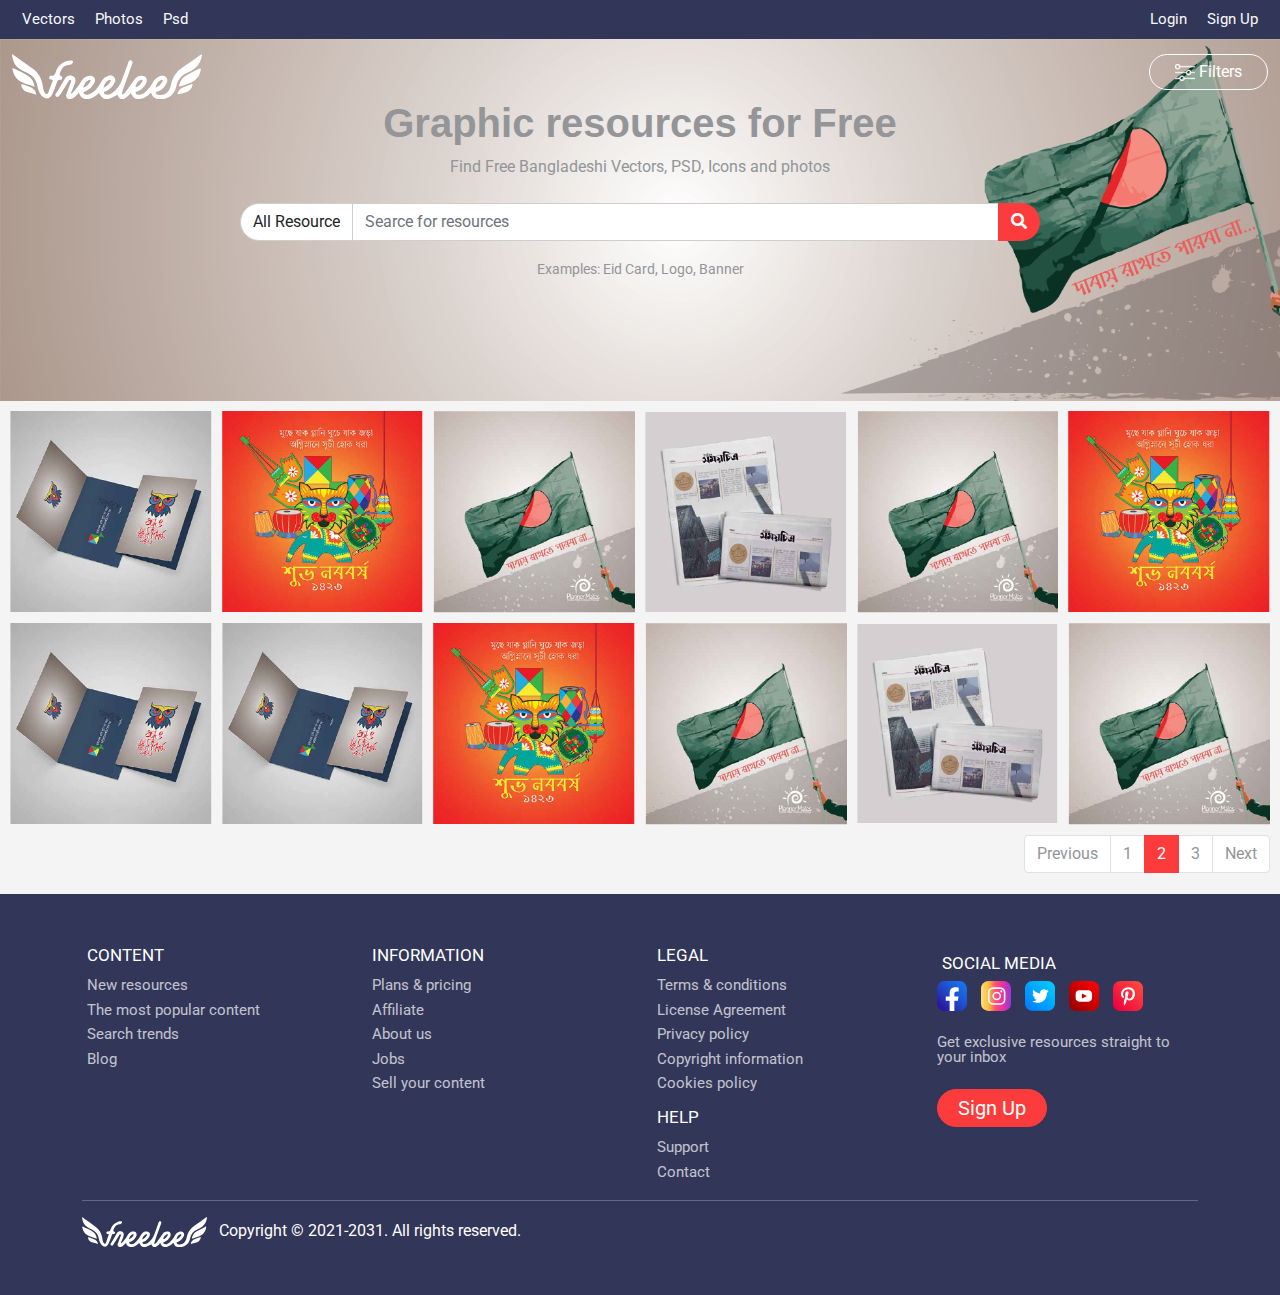
<file: index.html>
<!DOCTYPE html>
<html lang="en">

<head>
    <meta charset="UTF-8">
    <meta http-equiv="X-UA-Compatible" content="IE=edge">
    <meta name="viewport" content="width=device-width, initial-scale=1.0">
    <link rel="preconnect" href="https://fonts.googleapis.com">
    <link rel="preconnect" href="https://fonts.gstatic.com" crossorigin>
    <link href="https://fonts.googleapis.com/css2?family=Roboto&display=swap" rel="stylesheet">


    <link rel="stylesheet" href="css/all.min.css">
    <link rel="stylesheet" href="css/bootstrap.min.css">
    <link rel="stylesheet" href="css/style.css">
    <link rel="stylesheet" href="css/responsive.css">
    <title>Graphic Resource</title>
</head>

<body>
    <header id="top-nav" class="">
        <div class="container-fluid">
            <div class="d-flex justify-content-between">
                <div class="left">
                    <ul class="nav">
                        <li class="nav-item">
                            <a class="nav-link text-light" href="#">Vectors</a>
                        </li>
                        <li class="nav-item">
                            <a class="nav-link text-light" href="#">Photos</a>
                        </li>
                        <li class="nav-item">
                            <a class="nav-link text-light" href="#">Psd</a>
                        </li>
                    </ul>
                </div>

                <div class="right ">
                    <ul class="nav">
                        <li class="nav-item">
                            <a class="nav-link text-light" href="#">Login</a>
                        </li>
                        <li class="nav-item">
                            <a class="nav-link text-light" href="#">Sign Up</a>
                        </li>
                    </ul>
                </div>
            </div>
        </div>
    </header>

    <section id="banner">
        <div class="image">
            <!-- <img src="img/banner.png" alt="Banner Image"> -->
        </div>
        <div class="banner-caption ">
            <div class="container-fluid">
                <div class="d-flex justify-content-between align-items-start">
                    <a href="index.html"><img class="logo" src="img/logo.svg" alt=""></a>
                    <button class="filter-btn"> <img src="img/icon/icon.png" alt=""> Filters</button>
                </div>
                <div class="caption">
                    <h1 class="caption-title">Graphic resources for Free</h1>
                    <span>Find Free Bangladeshi Vectors, PSD, Icons and photos</span>
                    <div class="search">
                        <form action="search.html">
                            <div class="input-group mb-3 mt-4">
                                <div class="input-group-prepend">
                                    <select name="" class="input-group-text form-control custom-select" id="">
                                        <option>All Resource</option>
                                        <option>Option</option>
                                        <option>Option</option>
                                        <option>Option</option>
                                        <option>Option</option>
                                    </select>
                                </div>
                                <input type="text" placeholder="Searce for resources" class="form-control search-input"
                                    aria-label="Amount (to the nearest dollar)">
                                <div class="input-group-append">
                                    <button class="input-group-text btn search"><i class="fas fa-search"></i></button>
                                </div>
                            </div>
                        </form>
                    </div>
                    <div>
                        <small>Examples: Eid Card, Logo, Banner</small>
                    </div>
                </div>
            </div>

        </div>
    </section>

    <section id="gallery-section">
        <div class="row">
            <div class="col-xl-2 col-lg-3 col-md-4 col-6 grid-area">
                <div class="imgbox">
                    <img src="img/1.jpg" alt="">
                    <div class="hover">
                        <div class="hover-content">
                            <div class="download d-flex flex-column justify-content-between align-items-end">
                                <div>
                                    <div class="d-flex justify-content-end">
                                        <a href="img/1.jpg" download="img/1.jpg" class="png font-13"><i
                                                class="fas fa-download"></i> PNG</a>
                                        <a href="img/1.jpg" download="img/1.jpg" class="vector font-13"><i
                                                class="fas fa-download"></i> Vector</a>
                                        <a href="#" class="save font-13"><i class="far fa-heart"></i></a>
                                    </div>
                                </div>
                                <div>
                                    <a href="#" class="m-0 text-light img-title">Boishakhi Motif Bagh Mukhosh</a>
                                    <div class="d-flex justify-content-between footer">
                                        <div class="text-light font-13">
                                            <img class="user" src="img/user.jpg" alt="">
                                            Freeli
                                        </div>
                                        <div>
                                            <a href="#" class="text-light font-12"><i class="fas fa-download"></i>
                                                141</a>
                                            <a href="#" class="text-light font-12"><i class="far fa-heart"></i> 55</a>
                                        </div>
                                    </div>
                                </div>
                            </div>
                        </div>
                    </div>
                </div>
            </div>

            <div class="col-xl-2 col-lg-3 col-md-4 col-6 grid-area">
                <div class="imgbox">
                    <img src="img/2.jpg" alt="">
                    <div class="hover">
                        <div class="hover-content">
                            <div class="download d-flex flex-column justify-content-between align-items-end">
                                <div>
                                    <div class="d-flex justify-content-end">
                                        <a href="img/1.jpg" download="img/1.jpg" class="png font-13"><i
                                                class="fas fa-download"></i> PNG</a>
                                        <a href="img/1.jpg" download="img/1.jpg" class="vector font-13"><i
                                                class="fas fa-download"></i> Vector</a>
                                        <a href="#" class="save font-13"><i class="far fa-heart"></i></a>
                                    </div>
                                </div>
                                <div>
                                    <a href="#" class="m-0 text-light img-title">Boishakhi Motif Bagh Mukhosh</a>
                                    <div class="d-flex justify-content-between footer">
                                        <div class="text-light font-13">
                                            <img class="user" src="img/user.jpg" alt="">
                                            Freeli
                                        </div>
                                        <div>
                                            <a href="#" class="text-light font-12"><i class="fas fa-download"></i>
                                                141</a>
                                            <a href="#" class="text-light font-12"><i class="far fa-heart"></i> 55</a>
                                        </div>
                                    </div>
                                </div>
                            </div>
                        </div>
                    </div>
                </div>
            </div>

            <div class="col-xl-2 col-lg-3 col-md-4 col-6 grid-area">
                <div class="imgbox">
                    <img src="img/3.jpg" alt="">
                    <div class="hover">
                        <div class="hover-content">
                            <div class="download d-flex flex-column justify-content-between align-items-end">
                                <div>
                                    <div class="d-flex justify-content-end">
                                        <a href="img/1.jpg" download="img/1.jpg" class="png font-13"><i
                                                class="fas fa-download"></i> PNG</a>
                                        <a href="img/1.jpg" download="img/1.jpg" class="vector font-13"><i
                                                class="fas fa-download"></i> Vector</a>
                                        <a href="#" class="save font-13"><i class="far fa-heart"></i></a>
                                    </div>
                                </div>
                                <div>
                                    <a href="#" class="m-0 text-light img-title">Boishakhi Motif Bagh Mukhosh</a>
                                    <div class="d-flex justify-content-between footer">
                                        <div class="text-light font-13">
                                            <img class="user" src="img/user.jpg" alt="">
                                            Freeli
                                        </div>
                                        <div>
                                            <a href="#" class="text-light font-12"><i class="fas fa-download"></i>
                                                141</a>
                                            <a href="#" class="text-light font-12"><i class="far fa-heart"></i> 55</a>
                                        </div>
                                    </div>
                                </div>
                            </div>
                        </div>
                    </div>
                </div>
            </div>

            <div class="col-xl-2 col-lg-3 col-md-4 col-6 grid-area">
                <div class="imgbox">
                    <img src="img/4.jpg" alt="">
                    <div class="hover">
                        <div class="hover-content">
                            <div class="download d-flex flex-column justify-content-between align-items-end">
                                <div>
                                    <div class="d-flex justify-content-end">
                                        <a href="img/1.jpg" download="img/1.jpg" class="png font-13"><i
                                                class="fas fa-download"></i> PNG</a>
                                        <a href="img/1.jpg" download="img/1.jpg" class="vector font-13"><i
                                                class="fas fa-download"></i> Vector</a>
                                        <a href="#" class="save font-13"><i class="far fa-heart"></i></a>
                                    </div>
                                </div>
                                <div>
                                    <a href="#" class="m-0 text-light img-title">Boishakhi Motif Bagh Mukhosh</a>
                                    <div class="d-flex justify-content-between footer">
                                        <div class="text-light font-13">
                                            <img class="user" src="img/user.jpg" alt="">
                                            Freeli
                                        </div>
                                        <div>
                                            <a href="#" class="text-light font-12"><i class="fas fa-download"></i>
                                                141</a>
                                            <a href="#" class="text-light font-12"><i class="far fa-heart"></i> 55</a>
                                        </div>
                                    </div>
                                </div>
                            </div>
                        </div>
                    </div>
                </div>
            </div>

            <div class="col-xl-2 col-lg-3 col-md-4 col-6 grid-area">
                <div class="imgbox">
                    <img src="img/3.jpg" alt="">
                    <div class="hover">
                        <div class="hover-content">
                            <div class="download d-flex flex-column justify-content-between align-items-end">
                                <div>
                                    <div class="d-flex justify-content-end">
                                        <a href="img/1.jpg" download="img/1.jpg" class="png font-13"><i
                                                class="fas fa-download"></i> PNG</a>
                                        <a href="img/1.jpg" download="img/1.jpg" class="vector font-13"><i
                                                class="fas fa-download"></i> Vector</a>
                                        <a href="#" class="save font-13"><i class="far fa-heart"></i></a>
                                    </div>
                                </div>
                                <div>
                                    <a href="#" class="m-0 text-light img-title">Boishakhi Motif Bagh Mukhosh</a>
                                    <div class="d-flex justify-content-between footer">
                                        <div class="text-light font-13">
                                            <img class="user" src="img/user.jpg" alt="">
                                            Freeli
                                        </div>
                                        <div>
                                            <a href="#" class="text-light font-12"><i class="fas fa-download"></i>
                                                141</a>
                                            <a href="#" class="text-light font-12"><i class="far fa-heart"></i> 55</a>
                                        </div>
                                    </div>
                                </div>
                            </div>
                        </div>
                    </div>
                </div>
            </div>

            <div class="col-xl-2 col-lg-3 col-md-4 col-6 grid-area">
                <div class="imgbox">
                    <img src="img/2.jpg" alt="">
                    <div class="hover">
                        <div class="hover-content">
                            <div class="download d-flex flex-column justify-content-between align-items-end">
                                <div>
                                    <div class="d-flex justify-content-end">
                                        <a href="img/1.jpg" download="img/1.jpg" class="png font-13"><i
                                                class="fas fa-download"></i> PNG</a>
                                        <a href="img/1.jpg" download="img/1.jpg" class="vector font-13"><i
                                                class="fas fa-download"></i> Vector</a>
                                        <a href="#" class="save font-13"><i class="far fa-heart"></i></a>
                                    </div>
                                </div>
                                <div>
                                    <a href="#" class="m-0 text-light img-title">Boishakhi Motif Bagh Mukhosh</a>
                                    <div class="d-flex justify-content-between footer">
                                        <div class="text-light font-13">
                                            <img class="user" src="img/user.jpg" alt="">
                                            Freeli
                                        </div>
                                        <div>
                                            <a href="#" class="text-light font-12"><i class="fas fa-download"></i>
                                                141</a>
                                            <a href="#" class="text-light font-12"><i class="far fa-heart"></i> 55</a>
                                        </div>
                                    </div>
                                </div>
                            </div>
                        </div>
                    </div>
                </div>
            </div>

            <div class="col-xl-2 col-lg-3 col-md-4 col-6 grid-area">
                <div class="imgbox">
                    <img src="img/1.jpg" alt="">
                    <div class="hover">
                        <div class="hover-content">
                            <div class="download d-flex flex-column justify-content-between align-items-end">
                                <div>
                                    <div class="d-flex justify-content-end">
                                        <a href="img/1.jpg" download="img/1.jpg" class="png font-13"><i
                                                class="fas fa-download"></i> PNG</a>
                                        <a href="img/1.jpg" download="img/1.jpg" class="vector font-13"><i
                                                class="fas fa-download"></i> Vector</a>
                                        <a href="#" class="save font-13"><i class="far fa-heart"></i></a>
                                    </div>
                                </div>
                                <div>
                                    <a href="#" class="m-0 text-light img-title">Boishakhi Motif Bagh Mukhosh</a>
                                    <div class="d-flex justify-content-between footer">
                                        <div class="text-light font-13">
                                            <img class="user" src="img/user.jpg" alt="">
                                            Freeli
                                        </div>
                                        <div>
                                            <a href="#" class="text-light font-12"><i class="fas fa-download"></i>
                                                141</a>
                                            <a href="#" class="text-light font-12"><i class="far fa-heart"></i> 55</a>
                                        </div>
                                    </div>
                                </div>
                            </div>
                        </div>
                    </div>
                </div>
            </div>

            <div class="col-xl-2 col-lg-3 col-md-4 col-6 grid-area">
                <div class="imgbox">
                    <img src="img/1.jpg" alt="">
                    <div class="hover">
                        <div class="hover-content">
                            <div class="download d-flex flex-column justify-content-between align-items-end">
                                <div>
                                    <div class="d-flex justify-content-end">
                                        <a href="img/1.jpg" download="img/1.jpg" class="png font-13"><i
                                                class="fas fa-download"></i> PNG</a>
                                        <a href="img/1.jpg" download="img/1.jpg" class="vector font-13"><i
                                                class="fas fa-download"></i> Vector</a>
                                        <a href="#" class="save font-13"><i class="far fa-heart"></i></a>
                                    </div>
                                </div>
                                <div>
                                    <a href="#" class="m-0 text-light img-title">Boishakhi Motif Bagh Mukhosh</a>
                                    <div class="d-flex justify-content-between footer">
                                        <div class="text-light font-13">
                                            <img class="user" src="img/user.jpg" alt="">
                                            Freeli
                                        </div>
                                        <div>
                                            <a href="#" class="text-light font-12"><i class="fas fa-download"></i>
                                                141</a>
                                            <a href="#" class="text-light font-12"><i class="far fa-heart"></i> 55</a>
                                        </div>
                                    </div>
                                </div>
                            </div>
                        </div>
                    </div>
                </div>
            </div>

            <div class="col-xl-2 col-lg-3 col-md-4 col-6 grid-area">
                <div class="imgbox">
                    <img src="img/2.jpg" alt="">
                    <div class="hover">
                        <div class="hover-content">
                            <div class="download d-flex flex-column justify-content-between align-items-end">
                                <div>
                                    <div class="d-flex justify-content-end">
                                        <a href="img/1.jpg" download="img/1.jpg" class="png font-13"><i
                                                class="fas fa-download"></i> PNG</a>
                                        <a href="img/1.jpg" download="img/1.jpg" class="vector font-13"><i
                                                class="fas fa-download"></i> Vector</a>
                                        <a href="#" class="save font-13"><i class="far fa-heart"></i></a>
                                    </div>
                                </div>
                                <div>
                                    <a href="#" class="m-0 text-light img-title">Boishakhi Motif Bagh Mukhosh</a>
                                    <div class="d-flex justify-content-between footer">
                                        <div class="text-light font-13">
                                            <img class="user" src="img/user.jpg" alt="">
                                            Freeli
                                        </div>
                                        <div>
                                            <a href="#" class="text-light font-12"><i class="fas fa-download"></i>
                                                141</a>
                                            <a href="#" class="text-light font-12"><i class="far fa-heart"></i> 55</a>
                                        </div>
                                    </div>
                                </div>
                            </div>
                        </div>
                    </div>
                </div>
            </div>

            <div class="col-xl-2 col-lg-3 col-md-4 col-6 grid-area">
                <div class="imgbox">
                    <img src="img/3.jpg" alt="">
                    <div class="hover">
                        <div class="hover-content">
                            <div class="download d-flex flex-column justify-content-between align-items-end">
                                <div>
                                    <div class="d-flex justify-content-end">
                                        <a href="img/1.jpg" download="img/1.jpg" class="png font-13"><i
                                                class="fas fa-download"></i> PNG</a>
                                        <a href="img/1.jpg" download="img/1.jpg" class="vector font-13"><i
                                                class="fas fa-download"></i> Vector</a>
                                        <a href="#" class="save font-13"><i class="far fa-heart"></i></a>
                                    </div>
                                </div>
                                <div>
                                    <a href="#" class="m-0 text-light img-title">Boishakhi Motif Bagh Mukhosh</a>
                                    <div class="d-flex justify-content-between footer">
                                        <div class="text-light font-13">
                                            <img class="user" src="img/user.jpg" alt="">
                                            Freeli
                                        </div>
                                        <div>
                                            <a href="#" class="text-light font-12"><i class="fas fa-download"></i>
                                                141</a>
                                            <a href="#" class="text-light font-12"><i class="far fa-heart"></i> 55</a>
                                        </div>
                                    </div>
                                </div>
                            </div>
                        </div>
                    </div>
                </div>
            </div>

            <div class="col-xl-2 col-lg-3 col-md-4 col-6 grid-area">
                <div class="imgbox">
                    <img src="img/4.jpg" alt="">
                    <div class="hover">
                        <div class="hover-content">
                            <div class="download d-flex flex-column justify-content-between align-items-end">
                                <div>
                                    <div class="d-flex justify-content-end">
                                        <a href="img/1.jpg" download="img/1.jpg" class="png font-13"><i
                                                class="fas fa-download"></i> PNG</a>
                                        <a href="img/1.jpg" download="img/1.jpg" class="vector font-13"><i
                                                class="fas fa-download"></i> Vector</a>
                                        <a href="#" class="save font-13"><i class="far fa-heart"></i></a>
                                    </div>
                                </div>
                                <div>
                                    <a href="#" class="m-0 text-light img-title">Boishakhi Motif Bagh Mukhosh</a>
                                    <div class="d-flex justify-content-between footer">
                                        <div class="text-light font-13">
                                            <img class="user" src="img/user.jpg" alt="">
                                            Freeli
                                        </div>
                                        <div>
                                            <a href="#" class="text-light font-12"><i class="fas fa-download"></i>
                                                141</a>
                                            <a href="#" class="text-light font-12"><i class="far fa-heart"></i> 55</a>
                                        </div>
                                    </div>
                                </div>
                            </div>
                        </div>
                    </div>
                </div>
            </div>

            <div class="col-xl-2 col-lg-3 col-md-4 col-6 grid-area">
                <div class="imgbox">
                    <img src="img/3.jpg" alt="">
                    <div class="hover">
                        <div class="hover-content">
                            <div class="download d-flex flex-column justify-content-between align-items-end">
                                <div>
                                    <div class="d-flex justify-content-end">
                                        <a href="img/1.jpg" download="img/1.jpg" class="png font-13"><i
                                                class="fas fa-download"></i> PNG</a>
                                        <a href="img/1.jpg" download="img/1.jpg" class="vector font-13"><i
                                                class="fas fa-download"></i> Vector</a>
                                        <a href="#" class="save font-13"><i class="far fa-heart"></i></a>
                                    </div>
                                </div>
                                <div>
                                    <a href="#" class="m-0 text-light img-title">Boishakhi Motif Bagh Mukhosh</a>
                                    <div class="d-flex justify-content-between footer">
                                        <div class="text-light font-13">
                                            <img class="user" src="img/user.jpg" alt="">
                                            Freeli
                                        </div>
                                        <div>
                                            <a href="#" class="text-light font-12"><i class="fas fa-download"></i>
                                                141</a>
                                            <a href="#" class="text-light font-12"><i class="far fa-heart"></i> 55</a>
                                        </div>
                                    </div>
                                </div>
                            </div>
                        </div>
                    </div>
                </div>
            </div>
        </div>

        <nav class="gallery-pagination">
            <ul class="pagination justify-content-end">
                <li class="page-item"><a class="page-link" href="#">Previous</a></li>
                <li class="page-item"><a class="page-link" href="#">1</a></li>
                <li class="page-item active"><a class="page-link " href="#">2</a></li>
                <li class="page-item"><a class="page-link" href="#">3</a></li>
                <li class="page-item"><a class="page-link" href="#">Next</a></li>
            </ul>
        </nav>

    </section>

    <footer id="footer" class="py-5">
        <div class="container">
            <div class="row">
                <!--First Column-->
                <div class="col-lg-3 col-sm-6">
                    <ul class="nav flex-column">
                        <li class="title nav-item">CONTENT</li>
                        <li class="nav-item">
                            <a class="nav-link" href="#">New resources</a>
                        </li>
                        <li class="nav-item">
                            <a class="nav-link" href="#">The most popular content</a>
                        </li>
                        <li class="nav-item">
                            <a class="nav-link" href="#">Search trends</a>
                        </li>
                        <li class="nav-item">
                            <a class="nav-link" href="#">Blog</a>
                        </li>
                    </ul>
                </div>

                <!--Second Column-->
                <div class="col-lg-3 col-sm-6">
                    <ul class="nav flex-column">
                        <li class="title nav-item">INFORMATION</li>
                        <li class="nav-item">
                            <a class="nav-link" href="#">Plans & pricing</a>
                        </li>
                        <li class="nav-item">
                            <a class="nav-link" href="#">Afﬁliate</a>
                        </li>
                        <li class="nav-item">
                            <a class="nav-link" href="#">About us</a>
                        </li>
                        <li class="nav-item">
                            <a class="nav-link" href="#">Jobs</a>
                        </li>
                        <li class="nav-item">
                            <a class="nav-link" href="#">Sell your content</a>
                        </li>
                    </ul>
                </div>
                <!--Third Column-->
                <div class="col-lg-3 col-sm-6">
                    <ul class="nav flex-column">
                        <li class="title nav-item">LEGAL</li>
                        <li class="nav-item">
                            <a class="nav-link" href="#">Terms & conditions</a>
                        </li>
                        <li class="nav-item">
                            <a class="nav-link" href="#">License Agreement</a>
                        </li>
                        <li class="nav-item">
                            <a class="nav-link" href="#">Privacy policy</a>
                        </li>
                        <li class="nav-item">
                            <a class="nav-link" href="#">Copyright information</a>
                        </li>
                        <li class="nav-item">
                            <a class="nav-link" href="#">Cookies policy</a>
                        </li>
                    </ul>

                    <ul class="nav flex-column mt-2">
                        <li class="title nav-item">HELP</li>
                        <li class="nav-item">
                            <a class="nav-link" href="#">Support</a>
                        </li>
                        <li class="nav-item">
                            <a class="nav-link" href="#">Contact</a>
                        </li>
                    </ul>
                </div>

                <div class="col-lg-3 col-sm-6">
                    <ul class="nav flex-column mt-2">
                        <li class="title nav-item">Social Media</li>
                    </ul>
                    <div class="social-icon">
                        <a href="#"><img src="img/icon/fb.svg" alt=""></a>
                        <a href="#"><img src="img/icon/instagram.svg" alt=""></a>
                        <a href="#"><img src="img/icon/twitter.svg" alt=""></a>
                        <a href="#"><img src="img/icon/youtube.svg" alt=""></a>
                        <a href="#"><img src="img/icon/printerest.svg" alt=""></a>
                    </div>
                    <div class="my-4 right-text">
                        Get exclusive resources straight to your inbox
                    </div>
                    <a href="#" class="sign-up-btn btn">Sign Up</a>
                </div>
            </div>

            <div class="bottom">
                <hr>
                <a href="index.html"><img class="me-2" width="125" src="img/logo.svg" alt=""></a>
                <span class="d-block d-sm-inline">Copyright © 2021-2031. All rights reserved.</span>
            </div>
        </div>
    </footer>

    <script src="js/bootstrap.bundle.min.js"></script>
</body>

</html>
</file>
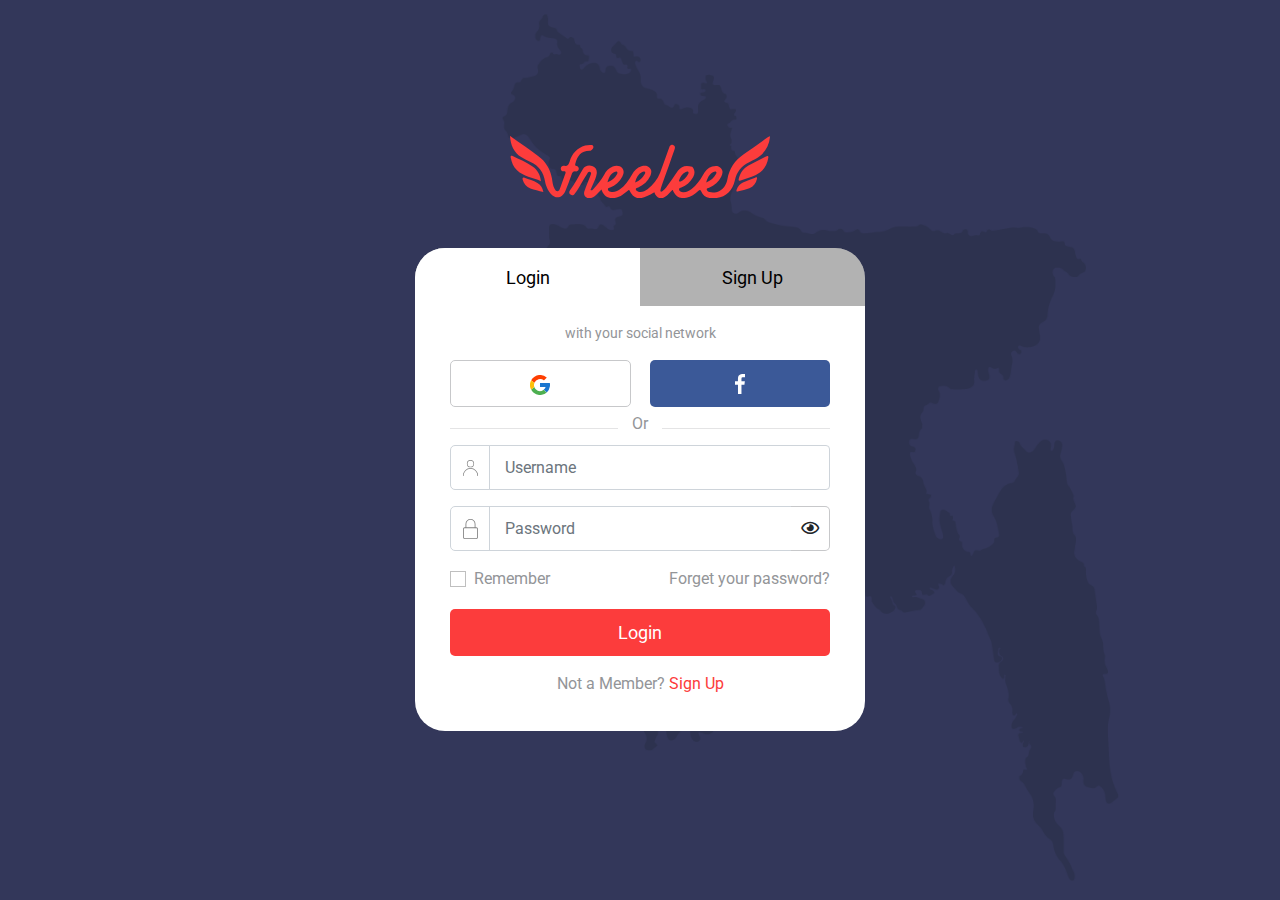
<file: login.html>
<!DOCTYPE html>
<html lang="en">

<head>
    <meta charset="UTF-8">
    <meta http-equiv="X-UA-Compatible" content="IE=edge">
    <meta name="viewport" content="width=device-width, initial-scale=1.0">
    <link rel="preconnect" href="https://fonts.googleapis.com">
    <link rel="preconnect" href="https://fonts.gstatic.com" crossorigin>
    <link href="https://fonts.googleapis.com/css2?family=Roboto&display=swap" rel="stylesheet">


    <link rel="stylesheet" href="css/all.min.css">
    <link rel="stylesheet" href="css/bootstrap.min.css">
    <link rel="stylesheet" href="css/style.css">
    <link rel="stylesheet" href="css/responsive.css">
    <title>Graphic Resource</title>
</head>

<body>
    <section id="login" class="d-flex align-items-center pb-5">
        <div class="login-panel">
            <img class="logo" src="img/orange-logo.svg" alt="">
            <div class="login-section">
                <ul class="nav nav-tabs justify-content-center justify-content-stretch" id="myTab" role="tablist">
                    <li class="nav-item" role="presentation">
                        <button class="nav-link active" id="home-tab" data-bs-toggle="tab" data-bs-target="#home"
                            type="button" role="tab" aria-controls="home" aria-selected="true">Login</button>
                    </li>
                    <li class="nav-item" role="presentation">
                        <button class="nav-link" id="profile-tab" data-bs-toggle="tab" data-bs-target="#profile"
                            type="button" role="tab" aria-controls="profile" aria-selected="false">Sign Up</button>
                    </li>
                </ul>
                <div class="tab-content" id="myTabContent">
                    <div class="tab-pane fade show active" id="home" role="tabpanel">
                        <div>
                            <div class="top-text ">
                                <small>with your social network</small>
                            </div>
                            <div class="social-login">
                                <div class="d-flex justify-content-between">
                                    <a href="#" class="google">
                                        <img src="img/icon/google-g.svg" alt="">
                                    </a>
                                    <span style="width: 20px;"></span>
                                    <a href="#" class="fb">
                                        <img src="img/icon/facebook.svg" alt="">
                                    </a>
                                </div>
                            </div>
                            <div class="hr d-flex justify-content-between">
                                <hr>
                                <span>Or</span>
                                <hr>
                            </div>
                            <form action="#">
                                <div class="input-group mb-3">
                                    <div class="input-group-prepend">
                                        <span class="input-group-text" id="basic-addon1">
                                            <img src="img/icon/user.svg" alt="">
                                        </span>
                                    </div>
                                    <input type="text" class="form-control" placeholder="Username">
                                </div>
                                <div class="input-group mb-3">
                                    <div class="input-group-prepend">
                                        <span class="input-group-text" id="basic-addon1">
                                            <img src="img/icon/lock.svg" alt="">
                                        </span>
                                    </div>
                                    <input type="password" class="form-control br-0 password" placeholder="Password">
                                    <div class="input-group-append">
                                        <button type="button" class="btn input-group-text password-view password-icon">
                                            <i class="far fa-eye"></i>
                                        </button>
                                    </div>
                                </div>
                                <div class="mb-3 forget d-flex justify-content-between">
                                    <div class="form-group form-check text-left">
                                        <input type="checkbox" class="form-check-input" id="exampleCheck1">
                                        <label class="form-check-label" for="exampleCheck1">Remember</label>
                                    </div>
                                    <a href="#">Forget your password?</a>
                                </div>
                                <div class="mb-3">
                                    <button class="btn submit-btn" type="submit">Login</button>
                                </div>
                            </form>
                            <div>
                                Not a Member? <a href="#" class="login-link">Sign Up</a>
                            </div>
                        </div>
                    </div>
                    <div class="tab-pane fade" id="profile" role="tabpanel">
                        <div class="tab-pane fade show active" id="home" role="tabpanel">
                            <div>
                                <div class="top-text ">
                                    <small>with your social network</small>
                                </div>
                                <div class="social-login">
                                    <div class="d-flex justify-content-between">
                                        <a href="#" class="google">
                                            <img src="img/icon/google-g.svg" alt="">
                                        </a>
                                        <span style="width: 20px;"></span>
                                        <a href="#" class="fb">
                                            <img src="img/icon/facebook.svg" alt="">
                                        </a>
                                    </div>
                                </div>
                                <div class="hr d-flex justify-content-between">
                                    <hr>
                                    <span>Or</span>
                                    <hr>
                                </div>
                                <form action="#">
                                    <div class="input-group mb-3">
                                        <div class="input-group-prepend">
                                            <span class="input-group-text" id="basic-addon1">
                                                <img src="img/icon/user.svg" alt="">
                                            </span>
                                        </div>
                                        <input type="text" class="form-control" placeholder="Username">
                                    </div>

                                    <div class="input-group mb-3">
                                        <div class="input-group-prepend">
                                            <span class="input-group-text" id="basic-addon1">
                                                <img src="img/icon/email.svg" alt="">
                                            </span>
                                        </div>
                                        <input type="email" class="form-control" placeholder="Email">
                                    </div>

                                    <div class="input-group mb-3">
                                        <div class="input-group-prepend">
                                            <span class="input-group-text" id="basic-addon1">
                                                <img src="img/icon/lock.svg" alt="">
                                            </span>
                                        </div>
                                        <input type="password" class="form-control br-0 password"
                                            placeholder="Password">
                                        <div class="input-group-append">
                                            <button type="button"
                                                class="btn input-group-text password-view password-icon">
                                                <i class="far fa-eye"></i>
                                            </button>
                                        </div>
                                    </div>
                                    <div class="mb-3">
                                        <button class="btn submit-btn" type="submit">Submit</button>
                                    </div>
                                </form>
                                <div>
                                    Already have an account? <a href="#" class="login-link">Log In</a>
                                </div>
                            </div>
                        </div>


                    </div>
                </div>
            </div>
        </div>
    </section>

    <script src="js/jquery-3.6.0.min.js"></script>
    <script src="js/bootstrap.bundle.min.js"></script>
    <script src="js/custom.js"></script>
</body>

</html>
</file>
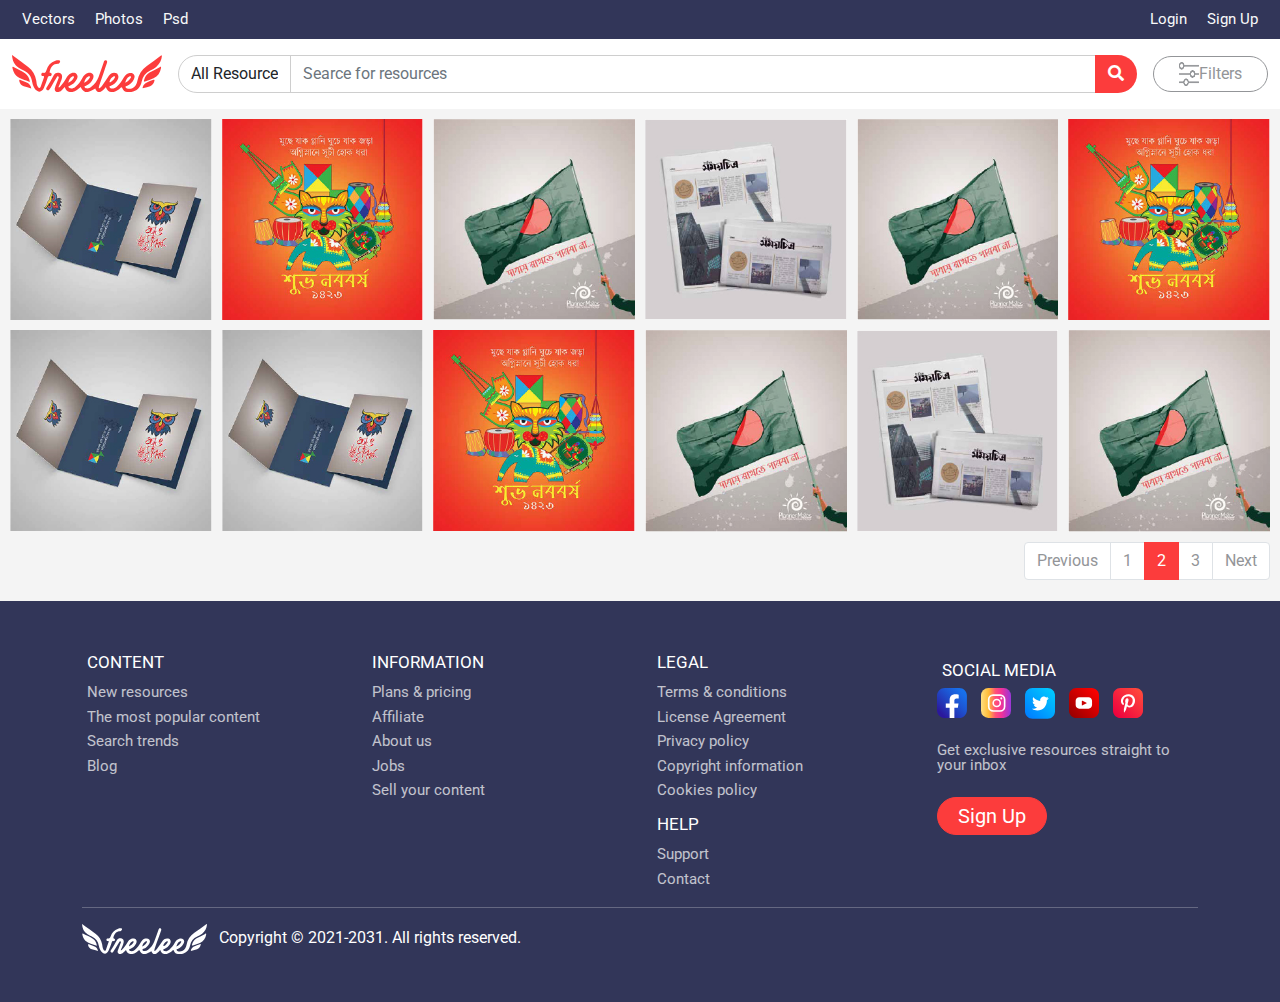
<file: search.html>
<!DOCTYPE html>
<html lang="en">

<head>
    <meta charset="UTF-8">
    <meta http-equiv="X-UA-Compatible" content="IE=edge">
    <meta name="viewport" content="width=device-width, initial-scale=1.0">
    <link rel="preconnect" href="https://fonts.googleapis.com">
    <link rel="preconnect" href="https://fonts.gstatic.com" crossorigin>
    <link href="https://fonts.googleapis.com/css2?family=Roboto&display=swap" rel="stylesheet">


    <link rel="stylesheet" href="css/all.min.css">
    <link rel="stylesheet" href="css/bootstrap.min.css">
    <link rel="stylesheet" href="css/style.css">
    <link rel="stylesheet" href="css/responsive.css">
    <title>Graphic Resource</title>
</head>

<body>
    <header id="top-nav" class="">
        <div class="container-fluid">
            <div class="d-flex justify-content-between">
                <div class="left">
                    <ul class="nav">
                        <li class="nav-item">
                            <a class="nav-link text-light" href="#">Vectors</a>
                        </li>
                        <li class="nav-item">
                            <a class="nav-link text-light" href="#">Photos</a>
                        </li>
                        <li class="nav-item">
                            <a class="nav-link text-light" href="#">Psd</a>
                        </li>
                    </ul>
                </div>

                <div class="right ">
                    <ul class="nav">
                        <li class="nav-item">
                            <a class="nav-link text-light" href="#">Login</a>
                        </li>
                        <li class="nav-item">
                            <a class="nav-link text-light" href="#">Sign Up</a>
                        </li>
                    </ul>
                </div>
            </div>
        </div>
    </header>

    <section id="search-box" class="py-3">
        <div class="banner-caption ">
            <div class="container-fluid">
                <div class="d-flex align-items-center flex-wrap flex-md-nowrap">
                    <a href="index.html" class=""><img class="logo" src="img/orange-logo.svg" alt=""></a>
                    <div class="caption mx-md-3 my-3 my-md-0">
                        <div class="search">
                            <form action="search.html">
                                <div class="input-group">
                                    <div class="input-group-prepend">
                                        <select name="" class="input-group-text form-control custom-select" id="">
                                            <option>All Resource</option>
                                            <option>Option</option>
                                            <option>Option</option>
                                            <option>Option</option>
                                            <option>Option</option>
                                        </select>
                                    </div>
                                    <input type="text" placeholder="Searce for resources"
                                        class="form-control search-input" aria-label="Amount (to the nearest dollar)">
                                    <div class="input-group-append">
                                        <button class="input-group-text btn search"><i
                                                class="fas fa-search"></i></button>
                                    </div>
                                </div>
                            </form>
                        </div>
                    </div>
                    <button class="filter-btn d-flex"> <img src="img/icon/icon black.png" alt="">
                        Filters</button>
                </div>
            </div>
        </div>
    </section>

    <section id="gallery-section" class="bg-gray">
        <div class="row">
            <div class="col-xl-2 col-lg-3 col-md-4 col-6 grid-area">
                <div class="imgbox">
                    <img src="img/1.jpg" alt="">
                    <div class="hover">
                        <div class="hover-content">
                            <div class="download d-flex flex-column justify-content-between align-items-end">
                                <div>
                                    <div class="d-flex justify-content-end">
                                        <a href="img/1.jpg" download="img/1.jpg" class="png font-13"><i
                                                class="fas fa-download"></i> PNG</a>
                                        <a href="img/1.jpg" download="img/1.jpg" class="vector font-13"><i
                                                class="fas fa-download"></i> Vector</a>
                                        <a href="#" class="save font-13"><i class="far fa-heart"></i></a>
                                    </div>
                                </div>
                                <div>
                                    <a href="#" class="m-0 text-light img-title">Boishakhi Motif Bagh Mukhosh</a>
                                    <div class="d-flex justify-content-between footer">
                                        <div class="text-light font-13">
                                            <img class="user" src="img/user.jpg" alt="">
                                            Freeli
                                        </div>
                                        <div>
                                            <a href="#" class="text-light font-12"><i class="fas fa-download"></i>
                                                141</a>
                                            <a href="#" class="text-light font-12"><i class="far fa-heart"></i> 55</a>
                                        </div>
                                    </div>
                                </div>
                            </div>
                        </div>
                    </div>
                </div>
            </div>

            <div class="col-xl-2 col-lg-3 col-md-4 col-6 grid-area">
                <div class="imgbox">
                    <img src="img/2.jpg" alt="">
                    <div class="hover">
                        <div class="hover-content">
                            <div class="download d-flex flex-column justify-content-between align-items-end">
                                <div>
                                    <div class="d-flex justify-content-end">
                                        <a href="img/1.jpg" download="img/1.jpg" class="png font-13"><i
                                                class="fas fa-download"></i> PNG</a>
                                        <a href="img/1.jpg" download="img/1.jpg" class="vector font-13"><i
                                                class="fas fa-download"></i> Vector</a>
                                        <a href="#" class="save font-13"><i class="far fa-heart"></i></a>
                                    </div>
                                </div>
                                <div>
                                    <a href="#" class="m-0 text-light img-title">Boishakhi Motif Bagh Mukhosh</a>
                                    <div class="d-flex justify-content-between footer">
                                        <div class="text-light font-13">
                                            <img class="user" src="img/user.jpg" alt="">
                                            Freeli
                                        </div>
                                        <div>
                                            <a href="#" class="text-light font-12"><i class="fas fa-download"></i>
                                                141</a>
                                            <a href="#" class="text-light font-12"><i class="far fa-heart"></i> 55</a>
                                        </div>
                                    </div>
                                </div>
                            </div>
                        </div>
                    </div>
                </div>
            </div>

            <div class="col-xl-2 col-lg-3 col-md-4 col-6 grid-area">
                <div class="imgbox">
                    <img src="img/3.jpg" alt="">
                    <div class="hover">
                        <div class="hover-content">
                            <div class="download d-flex flex-column justify-content-between align-items-end">
                                <div>
                                    <div class="d-flex justify-content-end">
                                        <a href="img/1.jpg" download="img/1.jpg" class="png font-13"><i
                                                class="fas fa-download"></i> PNG</a>
                                        <a href="img/1.jpg" download="img/1.jpg" class="vector font-13"><i
                                                class="fas fa-download"></i> Vector</a>
                                        <a href="#" class="save font-13"><i class="far fa-heart"></i></a>
                                    </div>
                                </div>
                                <div>
                                    <a href="#" class="m-0 text-light img-title">Boishakhi Motif Bagh Mukhosh</a>
                                    <div class="d-flex justify-content-between footer">
                                        <div class="text-light font-13">
                                            <img class="user" src="img/user.jpg" alt="">
                                            Freeli
                                        </div>
                                        <div>
                                            <a href="#" class="text-light font-12"><i class="fas fa-download"></i>
                                                141</a>
                                            <a href="#" class="text-light font-12"><i class="far fa-heart"></i> 55</a>
                                        </div>
                                    </div>
                                </div>
                            </div>
                        </div>
                    </div>
                </div>
            </div>

            <div class="col-xl-2 col-lg-3 col-md-4 col-6 grid-area">
                <div class="imgbox">
                    <img src="img/4.jpg" alt="">
                    <div class="hover">
                        <div class="hover-content">
                            <div class="download d-flex flex-column justify-content-between align-items-end">
                                <div>
                                    <div class="d-flex justify-content-end">
                                        <a href="img/1.jpg" download="img/1.jpg" class="png font-13"><i
                                                class="fas fa-download"></i> PNG</a>
                                        <a href="img/1.jpg" download="img/1.jpg" class="vector font-13"><i
                                                class="fas fa-download"></i> Vector</a>
                                        <a href="#" class="save font-13"><i class="far fa-heart"></i></a>
                                    </div>
                                </div>
                                <div>
                                    <a href="#" class="m-0 text-light img-title">Boishakhi Motif Bagh Mukhosh</a>
                                    <div class="d-flex justify-content-between footer">
                                        <div class="text-light font-13">
                                            <img class="user" src="img/user.jpg" alt="">
                                            Freeli
                                        </div>
                                        <div>
                                            <a href="#" class="text-light font-12"><i class="fas fa-download"></i>
                                                141</a>
                                            <a href="#" class="text-light font-12"><i class="far fa-heart"></i> 55</a>
                                        </div>
                                    </div>
                                </div>
                            </div>
                        </div>
                    </div>
                </div>
            </div>

            <div class="col-xl-2 col-lg-3 col-md-4 col-6 grid-area">
                <div class="imgbox">
                    <img src="img/3.jpg" alt="">
                    <div class="hover">
                        <div class="hover-content">
                            <div class="download d-flex flex-column justify-content-between align-items-end">
                                <div>
                                    <div class="d-flex justify-content-end">
                                        <a href="img/1.jpg" download="img/1.jpg" class="png font-13"><i
                                                class="fas fa-download"></i> PNG</a>
                                        <a href="img/1.jpg" download="img/1.jpg" class="vector font-13"><i
                                                class="fas fa-download"></i> Vector</a>
                                        <a href="#" class="save font-13"><i class="far fa-heart"></i></a>
                                    </div>
                                </div>
                                <div>
                                    <a href="#" class="m-0 text-light img-title">Boishakhi Motif Bagh Mukhosh</a>
                                    <div class="d-flex justify-content-between footer">
                                        <div class="text-light font-13">
                                            <img class="user" src="img/user.jpg" alt="">
                                            Freeli
                                        </div>
                                        <div>
                                            <a href="#" class="text-light font-12"><i class="fas fa-download"></i>
                                                141</a>
                                            <a href="#" class="text-light font-12"><i class="far fa-heart"></i> 55</a>
                                        </div>
                                    </div>
                                </div>
                            </div>
                        </div>
                    </div>
                </div>
            </div>

            <div class="col-xl-2 col-lg-3 col-md-4 col-6 grid-area">
                <div class="imgbox">
                    <img src="img/2.jpg" alt="">
                    <div class="hover">
                        <div class="hover-content">
                            <div class="download d-flex flex-column justify-content-between align-items-end">
                                <div>
                                    <div class="d-flex justify-content-end">
                                        <a href="img/1.jpg" download="img/1.jpg" class="png font-13"><i
                                                class="fas fa-download"></i> PNG</a>
                                        <a href="img/1.jpg" download="img/1.jpg" class="vector font-13"><i
                                                class="fas fa-download"></i> Vector</a>
                                        <a href="#" class="save font-13"><i class="far fa-heart"></i></a>
                                    </div>
                                </div>
                                <div>
                                    <a href="#" class="m-0 text-light img-title">Boishakhi Motif Bagh Mukhosh</a>
                                    <div class="d-flex justify-content-between footer">
                                        <div class="text-light font-13">
                                            <img class="user" src="img/user.jpg" alt="">
                                            Freeli
                                        </div>
                                        <div>
                                            <a href="#" class="text-light font-12"><i class="fas fa-download"></i>
                                                141</a>
                                            <a href="#" class="text-light font-12"><i class="far fa-heart"></i> 55</a>
                                        </div>
                                    </div>
                                </div>
                            </div>
                        </div>
                    </div>
                </div>
            </div>

            <div class="col-xl-2 col-lg-3 col-md-4 col-6 grid-area">
                <div class="imgbox">
                    <img src="img/1.jpg" alt="">
                    <div class="hover">
                        <div class="hover-content">
                            <div class="download d-flex flex-column justify-content-between align-items-end">
                                <div>
                                    <div class="d-flex justify-content-end">
                                        <a href="img/1.jpg" download="img/1.jpg" class="png font-13"><i
                                                class="fas fa-download"></i> PNG</a>
                                        <a href="img/1.jpg" download="img/1.jpg" class="vector font-13"><i
                                                class="fas fa-download"></i> Vector</a>
                                        <a href="#" class="save font-13"><i class="far fa-heart"></i></a>
                                    </div>
                                </div>
                                <div>
                                    <a href="#" class="m-0 text-light img-title">Boishakhi Motif Bagh Mukhosh</a>
                                    <div class="d-flex justify-content-between footer">
                                        <div class="text-light font-13">
                                            <img class="user" src="img/user.jpg" alt="">
                                            Freeli
                                        </div>
                                        <div>
                                            <a href="#" class="text-light font-12"><i class="fas fa-download"></i>
                                                141</a>
                                            <a href="#" class="text-light font-12"><i class="far fa-heart"></i> 55</a>
                                        </div>
                                    </div>
                                </div>
                            </div>
                        </div>
                    </div>
                </div>
            </div>

            <div class="col-xl-2 col-lg-3 col-md-4 col-6 grid-area">
                <div class="imgbox">
                    <img src="img/1.jpg" alt="">
                    <div class="hover">
                        <div class="hover-content">
                            <div class="download d-flex flex-column justify-content-between align-items-end">
                                <div>
                                    <div class="d-flex justify-content-end">
                                        <a href="img/1.jpg" download="img/1.jpg" class="png font-13"><i
                                                class="fas fa-download"></i> PNG</a>
                                        <a href="img/1.jpg" download="img/1.jpg" class="vector font-13"><i
                                                class="fas fa-download"></i> Vector</a>
                                        <a href="#" class="save font-13"><i class="far fa-heart"></i></a>
                                    </div>
                                </div>
                                <div>
                                    <a href="#" class="m-0 text-light img-title">Boishakhi Motif Bagh Mukhosh</a>
                                    <div class="d-flex justify-content-between footer">
                                        <div class="text-light font-13">
                                            <img class="user" src="img/user.jpg" alt="">
                                            Freeli
                                        </div>
                                        <div>
                                            <a href="#" class="text-light font-12"><i class="fas fa-download"></i>
                                                141</a>
                                            <a href="#" class="text-light font-12"><i class="far fa-heart"></i> 55</a>
                                        </div>
                                    </div>
                                </div>
                            </div>
                        </div>
                    </div>
                </div>
            </div>

            <div class="col-xl-2 col-lg-3 col-md-4 col-6 grid-area">
                <div class="imgbox">
                    <img src="img/2.jpg" alt="">
                    <div class="hover">
                        <div class="hover-content">
                            <div class="download d-flex flex-column justify-content-between align-items-end">
                                <div>
                                    <div class="d-flex justify-content-end">
                                        <a href="img/1.jpg" download="img/1.jpg" class="png font-13"><i
                                                class="fas fa-download"></i> PNG</a>
                                        <a href="img/1.jpg" download="img/1.jpg" class="vector font-13"><i
                                                class="fas fa-download"></i> Vector</a>
                                        <a href="#" class="save font-13"><i class="far fa-heart"></i></a>
                                    </div>
                                </div>
                                <div>
                                    <a href="#" class="m-0 text-light img-title">Boishakhi Motif Bagh Mukhosh</a>
                                    <div class="d-flex justify-content-between footer">
                                        <div class="text-light font-13">
                                            <img class="user" src="img/user.jpg" alt="">
                                            Freeli
                                        </div>
                                        <div>
                                            <a href="#" class="text-light font-12"><i class="fas fa-download"></i>
                                                141</a>
                                            <a href="#" class="text-light font-12"><i class="far fa-heart"></i> 55</a>
                                        </div>
                                    </div>
                                </div>
                            </div>
                        </div>
                    </div>
                </div>
            </div>

            <div class="col-xl-2 col-lg-3 col-md-4 col-6 grid-area">
                <div class="imgbox">
                    <img src="img/3.jpg" alt="">
                    <div class="hover">
                        <div class="hover-content">
                            <div class="download d-flex flex-column justify-content-between align-items-end">
                                <div>
                                    <div class="d-flex justify-content-end">
                                        <a href="img/1.jpg" download="img/1.jpg" class="png font-13"><i
                                                class="fas fa-download"></i> PNG</a>
                                        <a href="img/1.jpg" download="img/1.jpg" class="vector font-13"><i
                                                class="fas fa-download"></i> Vector</a>
                                        <a href="#" class="save font-13"><i class="far fa-heart"></i></a>
                                    </div>
                                </div>
                                <div>
                                    <a href="#" class="m-0 text-light img-title">Boishakhi Motif Bagh Mukhosh</a>
                                    <div class="d-flex justify-content-between footer">
                                        <div class="text-light font-13">
                                            <img class="user" src="img/user.jpg" alt="">
                                            Freeli
                                        </div>
                                        <div>
                                            <a href="#" class="text-light font-12"><i class="fas fa-download"></i>
                                                141</a>
                                            <a href="#" class="text-light font-12"><i class="far fa-heart"></i> 55</a>
                                        </div>
                                    </div>
                                </div>
                            </div>
                        </div>
                    </div>
                </div>
            </div>

            <div class="col-xl-2 col-lg-3 col-md-4 col-6 grid-area">
                <div class="imgbox">
                    <img src="img/4.jpg" alt="">
                    <div class="hover">
                        <div class="hover-content">
                            <div class="download d-flex flex-column justify-content-between align-items-end">
                                <div>
                                    <div class="d-flex justify-content-end">
                                        <a href="img/1.jpg" download="img/1.jpg" class="png font-13"><i
                                                class="fas fa-download"></i> PNG</a>
                                        <a href="img/1.jpg" download="img/1.jpg" class="vector font-13"><i
                                                class="fas fa-download"></i> Vector</a>
                                        <a href="#" class="save font-13"><i class="far fa-heart"></i></a>
                                    </div>
                                </div>
                                <div>
                                    <a href="#" class="m-0 text-light img-title">Boishakhi Motif Bagh Mukhosh</a>
                                    <div class="d-flex justify-content-between footer">
                                        <div class="text-light font-13">
                                            <img class="user" src="img/user.jpg" alt="">
                                            Freeli
                                        </div>
                                        <div>
                                            <a href="#" class="text-light font-12"><i class="fas fa-download"></i>
                                                141</a>
                                            <a href="#" class="text-light font-12"><i class="far fa-heart"></i> 55</a>
                                        </div>
                                    </div>
                                </div>
                            </div>
                        </div>
                    </div>
                </div>
            </div>

            <div class="col-xl-2 col-lg-3 col-md-4 col-6 grid-area">
                <div class="imgbox">
                    <img src="img/3.jpg" alt="">
                    <div class="hover">
                        <div class="hover-content">
                            <div class="download d-flex flex-column justify-content-between align-items-end">
                                <div>
                                    <div class="d-flex justify-content-end">
                                        <a href="img/1.jpg" download="img/1.jpg" class="png font-13"><i
                                                class="fas fa-download"></i> PNG</a>
                                        <a href="img/1.jpg" download="img/1.jpg" class="vector font-13"><i
                                                class="fas fa-download"></i> Vector</a>
                                        <a href="#" class="save font-13"><i class="far fa-heart"></i></a>
                                    </div>
                                </div>
                                <div>
                                    <a href="#" class="m-0 text-light img-title">Boishakhi Motif Bagh Mukhosh</a>
                                    <div class="d-flex justify-content-between footer">
                                        <div class="text-light font-13">
                                            <img class="user" src="img/user.jpg" alt="">
                                            Freeli
                                        </div>
                                        <div>
                                            <a href="#" class="text-light font-12"><i class="fas fa-download"></i>
                                                141</a>
                                            <a href="#" class="text-light font-12"><i class="far fa-heart"></i> 55</a>
                                        </div>
                                    </div>
                                </div>
                            </div>
                        </div>
                    </div>
                </div>
            </div>
        </div>

        <nav class="gallery-pagination">
            <ul class="pagination justify-content-end">
                <li class="page-item"><a class="page-link" href="#">Previous</a></li>
                <li class="page-item"><a class="page-link" href="#">1</a></li>
                <li class="page-item active"><a class="page-link " href="#">2</a></li>
                <li class="page-item"><a class="page-link" href="#">3</a></li>
                <li class="page-item"><a class="page-link" href="#">Next</a></li>
            </ul>
        </nav>

    </section>

    <footer id="footer" class="py-5">
        <div class="container">
            <div class="row">
                <!--First Column-->
                <div class="col-lg-3 col-sm-6">
                    <ul class="nav flex-column">
                        <li class="title nav-item">CONTENT</li>
                        <li class="nav-item">
                            <a class="nav-link" href="#">New resources</a>
                        </li>
                        <li class="nav-item">
                            <a class="nav-link" href="#">The most popular content</a>
                        </li>
                        <li class="nav-item">
                            <a class="nav-link" href="#">Search trends</a>
                        </li>
                        <li class="nav-item">
                            <a class="nav-link" href="#">Blog</a>
                        </li>
                    </ul>
                </div>

                <!--Second Column-->
                <div class="col-lg-3 col-sm-6">
                    <ul class="nav flex-column">
                        <li class="title nav-item">INFORMATION</li>
                        <li class="nav-item">
                            <a class="nav-link" href="#">Plans & pricing</a>
                        </li>
                        <li class="nav-item">
                            <a class="nav-link" href="#">Afﬁliate</a>
                        </li>
                        <li class="nav-item">
                            <a class="nav-link" href="#">About us</a>
                        </li>
                        <li class="nav-item">
                            <a class="nav-link" href="#">Jobs</a>
                        </li>
                        <li class="nav-item">
                            <a class="nav-link" href="#">Sell your content</a>
                        </li>
                    </ul>
                </div>
                <!--Third Column-->
                <div class="col-lg-3 col-sm-6">
                    <ul class="nav flex-column">
                        <li class="title nav-item">LEGAL</li>
                        <li class="nav-item">
                            <a class="nav-link" href="#">Terms & conditions</a>
                        </li>
                        <li class="nav-item">
                            <a class="nav-link" href="#">License Agreement</a>
                        </li>
                        <li class="nav-item">
                            <a class="nav-link" href="#">Privacy policy</a>
                        </li>
                        <li class="nav-item">
                            <a class="nav-link" href="#">Copyright information</a>
                        </li>
                        <li class="nav-item">
                            <a class="nav-link" href="#">Cookies policy</a>
                        </li>
                    </ul>

                    <ul class="nav flex-column mt-2">
                        <li class="title nav-item">HELP</li>
                        <li class="nav-item">
                            <a class="nav-link" href="#">Support</a>
                        </li>
                        <li class="nav-item">
                            <a class="nav-link" href="#">Contact</a>
                        </li>
                    </ul>
                </div>

                <div class="col-lg-3 col-sm-6">
                    <ul class="nav flex-column mt-2">
                        <li class="title nav-item">Social Media</li>
                    </ul>
                    <div class="social-icon">
                        <a href="#"><img src="img/icon/fb.svg" alt=""></a>
                        <a href="#"><img src="img/icon/instagram.svg" alt=""></a>
                        <a href="#"><img src="img/icon/twitter.svg" alt=""></a>
                        <a href="#"><img src="img/icon/youtube.svg" alt=""></a>
                        <a href="#"><img src="img/icon/printerest.svg" alt=""></a>
                    </div>
                    <div class="my-4 right-text">
                        Get exclusive resources straight to your inbox
                    </div>
                    <a href="#" class="sign-up-btn btn">Sign Up</a>
                </div>
            </div>
            <div class="bottom">
                <hr>
                <a href="#"><img class="me-2" width="125" src="img/logo.svg" alt=""></a>
                <span class="d-block d-sm-inline">Copyright © 2021-2031. All rights reserved.</span>
            </div>
        </div>
    </footer>


    <script src="js/bootstrap.bundle.min.js"></script>
</body>

</html>
</file>
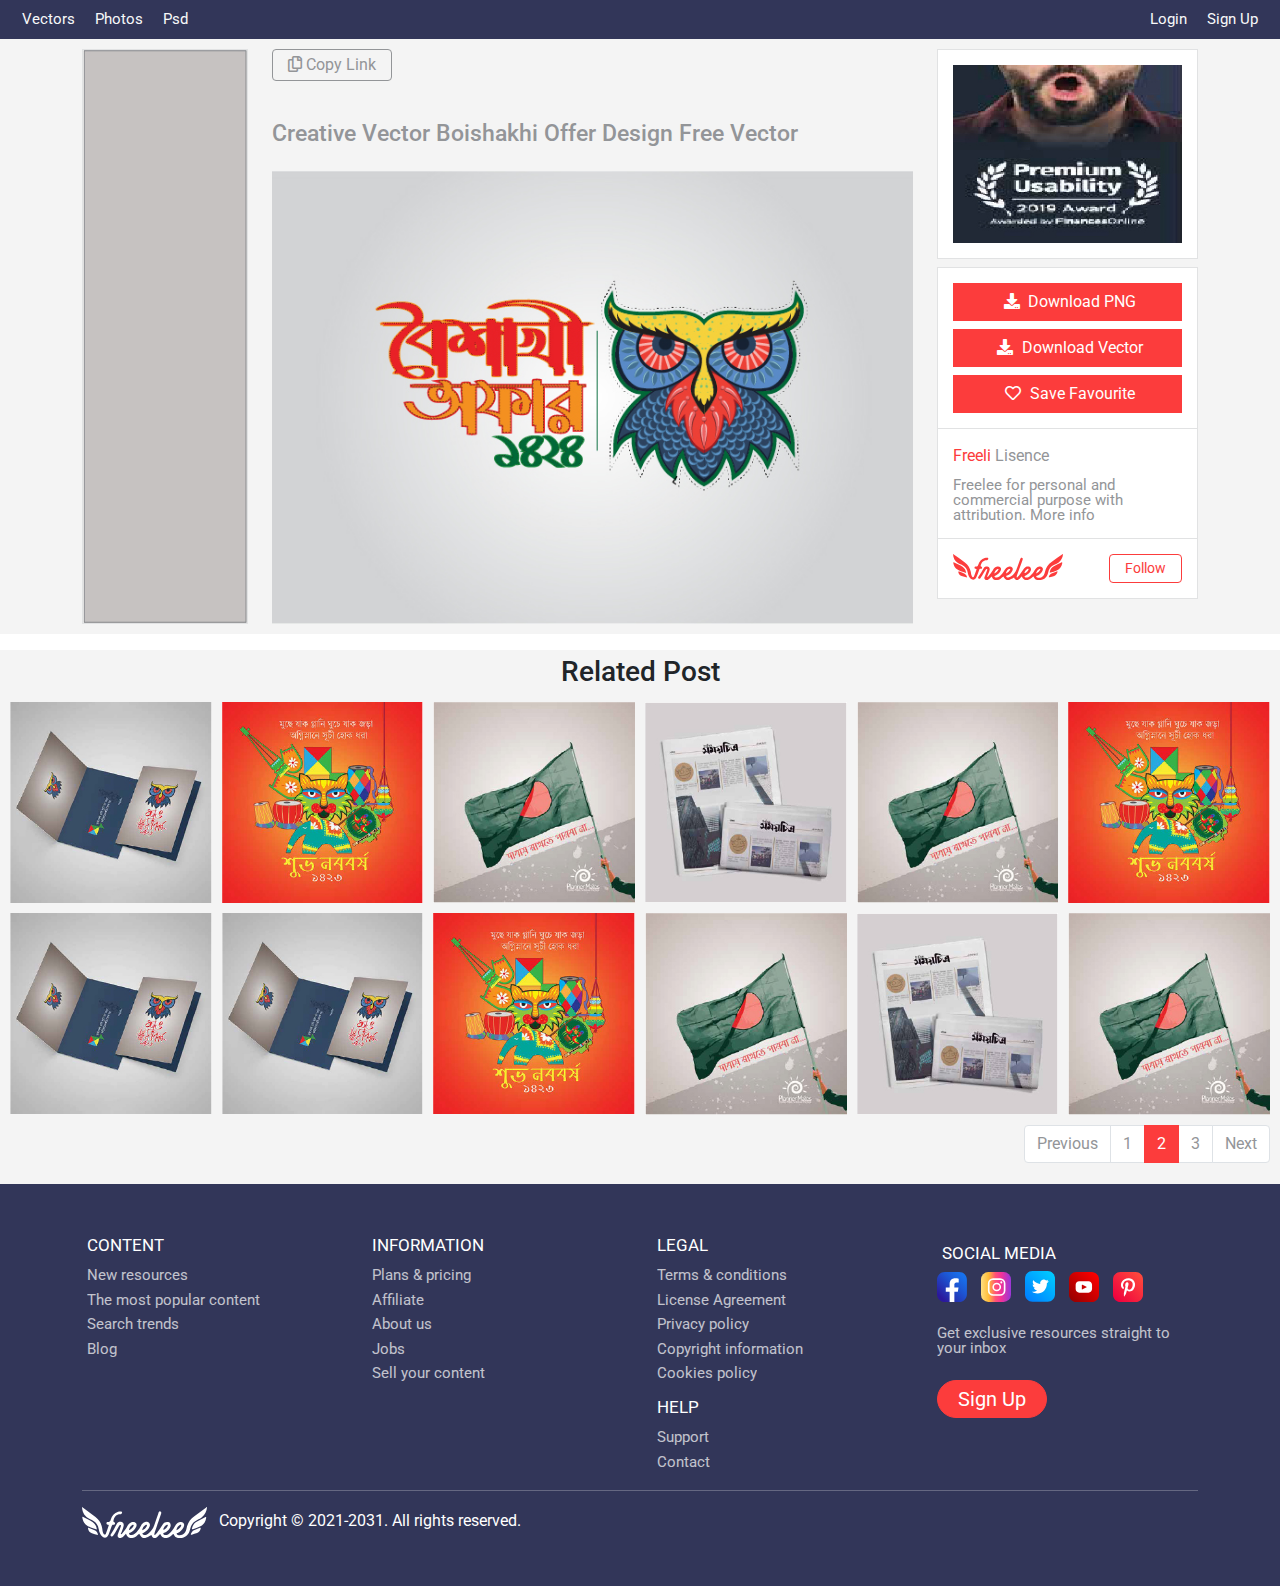
<file: single.html>
<!DOCTYPE html>
<html lang="en">

<head>
    <meta charset="UTF-8">
    <meta http-equiv="X-UA-Compatible" content="IE=edge">
    <meta name="viewport" content="width=device-width, initial-scale=1.0">
    <link rel="preconnect" href="https://fonts.googleapis.com">
    <link rel="preconnect" href="https://fonts.gstatic.com" crossorigin>
    <link href="https://fonts.googleapis.com/css2?family=Roboto&display=swap" rel="stylesheet">


    <link rel="stylesheet" href="css/all.min.css">
    <link rel="stylesheet" href="css/bootstrap.min.css">
    <link rel="stylesheet" href="css/style.css">
    <link rel="stylesheet" href="css/responsive.css">
    <title>Graphic Resource</title>
</head>

<body>
    <header id="top-nav" class="">
        <div class="container-fluid">
            <div class="d-flex justify-content-between">
                <div class="left">
                    <ul class="nav">
                        <li class="nav-item">
                            <a class="nav-link text-light" href="#">Vectors</a>
                        </li>
                        <li class="nav-item">
                            <a class="nav-link text-light" href="#">Photos</a>
                        </li>
                        <li class="nav-item">
                            <a class="nav-link text-light" href="#">Psd</a>
                        </li>
                    </ul>
                </div>

                <div class="right ">
                    <ul class="nav">
                        <li class="nav-item">
                            <a class="nav-link text-light" href="#">Login</a>
                        </li>
                        <li class="nav-item">
                            <a class="nav-link text-light" href="#">Sign Up</a>
                        </li>
                    </ul>
                </div>
            </div>
        </div>
    </header>


    <section id="single-view">
        <div class="container">
            <div class="row align-items-stretch">
                <div class="col-lg-2">
                    <div class="left-banner">
                        <img src="img/left-banner.jpg" alt="">
                    </div>
                </div>
                <div class="col-lg-7 mt-3 mt-lg-0 d-flex flex-column justify-content-between main-image">
                    <div class="mb-4">
                        <button class="btn copy font-16"><i class="far fa-copy"></i> Copy Link</button>
                    </div>
                    <h3 class="font-23">Creative Vector Boishakhi Offer Design Free Vector</h3>
                    <div class=" ">
                        <div>

                            <img class="single-img" src="img/single.jpg" alt="">
                        </div>
                    </div>
                </div>
                <div class="col-lg-3 mt-3 mt-lg-0">
                    <div class="right-side">
                        <div class="banner mb-2">
                            <img src="img/right-banner.jpg" alt="">
                        </div>

                        <div class="download">
                            <div class="download-button">
                                <a href="#" class="btn download-btn"><i class="fas fa-download"></i> Download PNG</a>
                                <a href="#" class="btn download-btn mt-2"><i class="fas fa-download"></i> Download
                                    Vector</a>
                                <a href="#" class="btn download-btn mt-2"><i class="far fa-heart"></i> Save
                                    Favourite</a>
                            </div>

                            <div class="desc">
                                <div>
                                    <span class="text-orange">Freeli</span> Lisence
                                </div>
                                <div class="download-desc">
                                    Freelee for personal and commercial purpose with attribution. More info
                                </div>
                            </div>

                            <div class="logo">
                                <div class="d-flex justify-content-between align-items-start">
                                    <div>
                                        <img src="img/orange-logo.svg" alt="">
                                    </div>
                                    <div>
                                        <button class="btn follow-btn">Follow</button>
                                    </div>
                                </div>
                            </div>
                        </div>
                    </div>
                </div>
            </div>
        </div>
    </section>

    <section id="gallery-section" class="mt-3">
        <h3 class="text-center">Related Post</h3>

        <div class="row">
            <div class="col-xl-2 col-lg-3 col-md-4 col-6 grid-area">
                <div class="imgbox">
                    <img src="img/1.jpg" alt="">
                    <div class="hover">
                        <div class="hover-content">
                            <div class="download d-flex flex-column justify-content-between align-items-end">
                                <div>
                                    <div class="d-flex justify-content-end">
                                        <a href="img/1.jpg" download="img/1.jpg" class="png font-13"><i
                                                class="fas fa-download"></i> PNG</a>
                                        <a href="img/1.jpg" download="img/1.jpg" class="vector font-13"><i
                                                class="fas fa-download"></i> Vector</a>
                                        <a href="#" class="save font-13"><i class="far fa-heart"></i></a>
                                    </div>
                                </div>
                                <div>
                                    <a href="#" class="m-0 text-light img-title">Boishakhi Motif Bagh Mukhosh</a>
                                    <div class="d-flex justify-content-between footer">
                                        <div class="text-light font-13">
                                            <img class="user" src="img/user.jpg" alt="">
                                            Freeli
                                        </div>
                                        <div>
                                            <a href="#" class="text-light font-12"><i class="fas fa-download"></i>
                                                141</a>
                                            <a href="#" class="text-light font-12"><i class="far fa-heart"></i> 55</a>
                                        </div>
                                    </div>
                                </div>
                            </div>
                        </div>
                    </div>
                </div>
            </div>

            <div class="col-xl-2 col-lg-3 col-md-4 col-6 grid-area">
                <div class="imgbox">
                    <img src="img/2.jpg" alt="">
                    <div class="hover">
                        <div class="hover-content">
                            <div class="download d-flex flex-column justify-content-between align-items-end">
                                <div>
                                    <div class="d-flex justify-content-end">
                                        <a href="img/1.jpg" download="img/1.jpg" class="png font-13"><i
                                                class="fas fa-download"></i> PNG</a>
                                        <a href="img/1.jpg" download="img/1.jpg" class="vector font-13"><i
                                                class="fas fa-download"></i> Vector</a>
                                        <a href="#" class="save font-13"><i class="far fa-heart"></i></a>
                                    </div>
                                </div>
                                <div>
                                    <a href="#" class="m-0 text-light img-title">Boishakhi Motif Bagh Mukhosh</a>
                                    <div class="d-flex justify-content-between footer">
                                        <div class="text-light font-13">
                                            <img class="user" src="img/user.jpg" alt="">
                                            Freeli
                                        </div>
                                        <div>
                                            <a href="#" class="text-light font-12"><i class="fas fa-download"></i>
                                                141</a>
                                            <a href="#" class="text-light font-12"><i class="far fa-heart"></i> 55</a>
                                        </div>
                                    </div>
                                </div>
                            </div>
                        </div>
                    </div>
                </div>
            </div>

            <div class="col-xl-2 col-lg-3 col-md-4 col-6 grid-area">
                <div class="imgbox">
                    <img src="img/3.jpg" alt="">
                    <div class="hover">
                        <div class="hover-content">
                            <div class="download d-flex flex-column justify-content-between align-items-end">
                                <div>
                                    <div class="d-flex justify-content-end">
                                        <a href="img/1.jpg" download="img/1.jpg" class="png font-13"><i
                                                class="fas fa-download"></i> PNG</a>
                                        <a href="img/1.jpg" download="img/1.jpg" class="vector font-13"><i
                                                class="fas fa-download"></i> Vector</a>
                                        <a href="#" class="save font-13"><i class="far fa-heart"></i></a>
                                    </div>
                                </div>
                                <div>
                                    <a href="#" class="m-0 text-light img-title">Boishakhi Motif Bagh Mukhosh</a>
                                    <div class="d-flex justify-content-between footer">
                                        <div class="text-light font-13">
                                            <img class="user" src="img/user.jpg" alt="">
                                            Freeli
                                        </div>
                                        <div>
                                            <a href="#" class="text-light font-12"><i class="fas fa-download"></i>
                                                141</a>
                                            <a href="#" class="text-light font-12"><i class="far fa-heart"></i> 55</a>
                                        </div>
                                    </div>
                                </div>
                            </div>
                        </div>
                    </div>
                </div>
            </div>

            <div class="col-xl-2 col-lg-3 col-md-4 col-6 grid-area">
                <div class="imgbox">
                    <img src="img/4.jpg" alt="">
                    <div class="hover">
                        <div class="hover-content">
                            <div class="download d-flex flex-column justify-content-between align-items-end">
                                <div>
                                    <div class="d-flex justify-content-end">
                                        <a href="img/1.jpg" download="img/1.jpg" class="png font-13"><i
                                                class="fas fa-download"></i> PNG</a>
                                        <a href="img/1.jpg" download="img/1.jpg" class="vector font-13"><i
                                                class="fas fa-download"></i> Vector</a>
                                        <a href="#" class="save font-13"><i class="far fa-heart"></i></a>
                                    </div>
                                </div>
                                <div>
                                    <a href="#" class="m-0 text-light img-title">Boishakhi Motif Bagh Mukhosh</a>
                                    <div class="d-flex justify-content-between footer">
                                        <div class="text-light font-13">
                                            <img class="user" src="img/user.jpg" alt="">
                                            Freeli
                                        </div>
                                        <div>
                                            <a href="#" class="text-light font-12"><i class="fas fa-download"></i>
                                                141</a>
                                            <a href="#" class="text-light font-12"><i class="far fa-heart"></i> 55</a>
                                        </div>
                                    </div>
                                </div>
                            </div>
                        </div>
                    </div>
                </div>
            </div>

            <div class="col-xl-2 col-lg-3 col-md-4 col-6 grid-area">
                <div class="imgbox">
                    <img src="img/3.jpg" alt="">
                    <div class="hover">
                        <div class="hover-content">
                            <div class="download d-flex flex-column justify-content-between align-items-end">
                                <div>
                                    <div class="d-flex justify-content-end">
                                        <a href="img/1.jpg" download="img/1.jpg" class="png font-13"><i
                                                class="fas fa-download"></i> PNG</a>
                                        <a href="img/1.jpg" download="img/1.jpg" class="vector font-13"><i
                                                class="fas fa-download"></i> Vector</a>
                                        <a href="#" class="save font-13"><i class="far fa-heart"></i></a>
                                    </div>
                                </div>
                                <div>
                                    <a href="#" class="m-0 text-light img-title">Boishakhi Motif Bagh Mukhosh</a>
                                    <div class="d-flex justify-content-between footer">
                                        <div class="text-light font-13">
                                            <img class="user" src="img/user.jpg" alt="">
                                            Freeli
                                        </div>
                                        <div>
                                            <a href="#" class="text-light font-12"><i class="fas fa-download"></i>
                                                141</a>
                                            <a href="#" class="text-light font-12"><i class="far fa-heart"></i> 55</a>
                                        </div>
                                    </div>
                                </div>
                            </div>
                        </div>
                    </div>
                </div>
            </div>

            <div class="col-xl-2 col-lg-3 col-md-4 col-6 grid-area">
                <div class="imgbox">
                    <img src="img/2.jpg" alt="">
                    <div class="hover">
                        <div class="hover-content">
                            <div class="download d-flex flex-column justify-content-between align-items-end">
                                <div>
                                    <div class="d-flex justify-content-end">
                                        <a href="img/1.jpg" download="img/1.jpg" class="png font-13"><i
                                                class="fas fa-download"></i> PNG</a>
                                        <a href="img/1.jpg" download="img/1.jpg" class="vector font-13"><i
                                                class="fas fa-download"></i> Vector</a>
                                        <a href="#" class="save font-13"><i class="far fa-heart"></i></a>
                                    </div>
                                </div>
                                <div>
                                    <a href="#" class="m-0 text-light img-title">Boishakhi Motif Bagh Mukhosh</a>
                                    <div class="d-flex justify-content-between footer">
                                        <div class="text-light font-13">
                                            <img class="user" src="img/user.jpg" alt="">
                                            Freeli
                                        </div>
                                        <div>
                                            <a href="#" class="text-light font-12"><i class="fas fa-download"></i>
                                                141</a>
                                            <a href="#" class="text-light font-12"><i class="far fa-heart"></i> 55</a>
                                        </div>
                                    </div>
                                </div>
                            </div>
                        </div>
                    </div>
                </div>
            </div>

            <div class="col-xl-2 col-lg-3 col-md-4 col-6 grid-area">
                <div class="imgbox">
                    <img src="img/1.jpg" alt="">
                    <div class="hover">
                        <div class="hover-content">
                            <div class="download d-flex flex-column justify-content-between align-items-end">
                                <div>
                                    <div class="d-flex justify-content-end">
                                        <a href="img/1.jpg" download="img/1.jpg" class="png font-13"><i
                                                class="fas fa-download"></i> PNG</a>
                                        <a href="img/1.jpg" download="img/1.jpg" class="vector font-13"><i
                                                class="fas fa-download"></i> Vector</a>
                                        <a href="#" class="save font-13"><i class="far fa-heart"></i></a>
                                    </div>
                                </div>
                                <div>
                                    <a href="#" class="m-0 text-light img-title">Boishakhi Motif Bagh Mukhosh</a>
                                    <div class="d-flex justify-content-between footer">
                                        <div class="text-light font-13">
                                            <img class="user" src="img/user.jpg" alt="">
                                            Freeli
                                        </div>
                                        <div>
                                            <a href="#" class="text-light font-12"><i class="fas fa-download"></i>
                                                141</a>
                                            <a href="#" class="text-light font-12"><i class="far fa-heart"></i> 55</a>
                                        </div>
                                    </div>
                                </div>
                            </div>
                        </div>
                    </div>
                </div>
            </div>

            <div class="col-xl-2 col-lg-3 col-md-4 col-6 grid-area">
                <div class="imgbox">
                    <img src="img/1.jpg" alt="">
                    <div class="hover">
                        <div class="hover-content">
                            <div class="download d-flex flex-column justify-content-between align-items-end">
                                <div>
                                    <div class="d-flex justify-content-end">
                                        <a href="img/1.jpg" download="img/1.jpg" class="png font-13"><i
                                                class="fas fa-download"></i> PNG</a>
                                        <a href="img/1.jpg" download="img/1.jpg" class="vector font-13"><i
                                                class="fas fa-download"></i> Vector</a>
                                        <a href="#" class="save font-13"><i class="far fa-heart"></i></a>
                                    </div>
                                </div>
                                <div>
                                    <a href="#" class="m-0 text-light img-title">Boishakhi Motif Bagh Mukhosh</a>
                                    <div class="d-flex justify-content-between footer">
                                        <div class="text-light font-13">
                                            <img class="user" src="img/user.jpg" alt="">
                                            Freeli
                                        </div>
                                        <div>
                                            <a href="#" class="text-light font-12"><i class="fas fa-download"></i>
                                                141</a>
                                            <a href="#" class="text-light font-12"><i class="far fa-heart"></i> 55</a>
                                        </div>
                                    </div>
                                </div>
                            </div>
                        </div>
                    </div>
                </div>
            </div>

            <div class="col-xl-2 col-lg-3 col-md-4 col-6 grid-area">
                <div class="imgbox">
                    <img src="img/2.jpg" alt="">
                    <div class="hover">
                        <div class="hover-content">
                            <div class="download d-flex flex-column justify-content-between align-items-end">
                                <div>
                                    <div class="d-flex justify-content-end">
                                        <a href="img/1.jpg" download="img/1.jpg" class="png font-13"><i
                                                class="fas fa-download"></i> PNG</a>
                                        <a href="img/1.jpg" download="img/1.jpg" class="vector font-13"><i
                                                class="fas fa-download"></i> Vector</a>
                                        <a href="#" class="save font-13"><i class="far fa-heart"></i></a>
                                    </div>
                                </div>
                                <div>
                                    <a href="#" class="m-0 text-light img-title">Boishakhi Motif Bagh Mukhosh</a>
                                    <div class="d-flex justify-content-between footer">
                                        <div class="text-light font-13">
                                            <img class="user" src="img/user.jpg" alt="">
                                            Freeli
                                        </div>
                                        <div>
                                            <a href="#" class="text-light font-12"><i class="fas fa-download"></i>
                                                141</a>
                                            <a href="#" class="text-light font-12"><i class="far fa-heart"></i> 55</a>
                                        </div>
                                    </div>
                                </div>
                            </div>
                        </div>
                    </div>
                </div>
            </div>

            <div class="col-xl-2 col-lg-3 col-md-4 col-6 grid-area">
                <div class="imgbox">
                    <img src="img/3.jpg" alt="">
                    <div class="hover">
                        <div class="hover-content">
                            <div class="download d-flex flex-column justify-content-between align-items-end">
                                <div>
                                    <div class="d-flex justify-content-end">
                                        <a href="img/1.jpg" download="img/1.jpg" class="png font-13"><i
                                                class="fas fa-download"></i> PNG</a>
                                        <a href="img/1.jpg" download="img/1.jpg" class="vector font-13"><i
                                                class="fas fa-download"></i> Vector</a>
                                        <a href="#" class="save font-13"><i class="far fa-heart"></i></a>
                                    </div>
                                </div>
                                <div>
                                    <a href="#" class="m-0 text-light img-title">Boishakhi Motif Bagh Mukhosh</a>
                                    <div class="d-flex justify-content-between footer">
                                        <div class="text-light font-13">
                                            <img class="user" src="img/user.jpg" alt="">
                                            Freeli
                                        </div>
                                        <div>
                                            <a href="#" class="text-light font-12"><i class="fas fa-download"></i>
                                                141</a>
                                            <a href="#" class="text-light font-12"><i class="far fa-heart"></i> 55</a>
                                        </div>
                                    </div>
                                </div>
                            </div>
                        </div>
                    </div>
                </div>
            </div>

            <div class="col-xl-2 col-lg-3 col-md-4 col-6 grid-area">
                <div class="imgbox">
                    <img src="img/4.jpg" alt="">
                    <div class="hover">
                        <div class="hover-content">
                            <div class="download d-flex flex-column justify-content-between align-items-end">
                                <div>
                                    <div class="d-flex justify-content-end">
                                        <a href="img/1.jpg" download="img/1.jpg" class="png font-13"><i
                                                class="fas fa-download"></i> PNG</a>
                                        <a href="img/1.jpg" download="img/1.jpg" class="vector font-13"><i
                                                class="fas fa-download"></i> Vector</a>
                                        <a href="#" class="save font-13"><i class="far fa-heart"></i></a>
                                    </div>
                                </div>
                                <div>
                                    <a href="#" class="m-0 text-light img-title">Boishakhi Motif Bagh Mukhosh</a>
                                    <div class="d-flex justify-content-between footer">
                                        <div class="text-light font-13">
                                            <img class="user" src="img/user.jpg" alt="">
                                            Freeli
                                        </div>
                                        <div>
                                            <a href="#" class="text-light font-12"><i class="fas fa-download"></i>
                                                141</a>
                                            <a href="#" class="text-light font-12"><i class="far fa-heart"></i> 55</a>
                                        </div>
                                    </div>
                                </div>
                            </div>
                        </div>
                    </div>
                </div>
            </div>

            <div class="col-xl-2 col-lg-3 col-md-4 col-6 grid-area">
                <div class="imgbox">
                    <img src="img/3.jpg" alt="">
                    <div class="hover">
                        <div class="hover-content">
                            <div class="download d-flex flex-column justify-content-between align-items-end">
                                <div>
                                    <div class="d-flex justify-content-end">
                                        <a href="img/1.jpg" download="img/1.jpg" class="png font-13"><i
                                                class="fas fa-download"></i> PNG</a>
                                        <a href="img/1.jpg" download="img/1.jpg" class="vector font-13"><i
                                                class="fas fa-download"></i> Vector</a>
                                        <a href="#" class="save font-13"><i class="far fa-heart"></i></a>
                                    </div>
                                </div>
                                <div>
                                    <a href="#" class="m-0 text-light img-title">Boishakhi Motif Bagh Mukhosh</a>
                                    <div class="d-flex justify-content-between footer">
                                        <div class="text-light font-13">
                                            <img class="user" src="img/user.jpg" alt="">
                                            Freeli
                                        </div>
                                        <div>
                                            <a href="#" class="text-light font-12"><i class="fas fa-download"></i>
                                                141</a>
                                            <a href="#" class="text-light font-12"><i class="far fa-heart"></i> 55</a>
                                        </div>
                                    </div>
                                </div>
                            </div>
                        </div>
                    </div>
                </div>
            </div>
        </div>

        <nav class="gallery-pagination">
            <ul class="pagination justify-content-end">
                <li class="page-item"><a class="page-link" href="#">Previous</a></li>
                <li class="page-item"><a class="page-link" href="#">1</a></li>
                <li class="page-item active"><a class="page-link " href="#">2</a></li>
                <li class="page-item"><a class="page-link" href="#">3</a></li>
                <li class="page-item"><a class="page-link" href="#">Next</a></li>
            </ul>
        </nav>

    </section>




    <footer id="footer" class="py-5">
        <div class="container">
            <div class="row">
                <!--First Column-->
                <div class="col-lg-3 col-sm-6">
                    <ul class="nav flex-column">
                        <li class="title nav-item">CONTENT</li>
                        <li class="nav-item">
                            <a class="nav-link" href="#">New resources</a>
                        </li>
                        <li class="nav-item">
                            <a class="nav-link" href="#">The most popular content</a>
                        </li>
                        <li class="nav-item">
                            <a class="nav-link" href="#">Search trends</a>
                        </li>
                        <li class="nav-item">
                            <a class="nav-link" href="#">Blog</a>
                        </li>
                    </ul>
                </div>

                <!--Second Column-->
                <div class="col-lg-3 col-sm-6">
                    <ul class="nav flex-column">
                        <li class="title nav-item">INFORMATION</li>
                        <li class="nav-item">
                            <a class="nav-link" href="#">Plans & pricing</a>
                        </li>
                        <li class="nav-item">
                            <a class="nav-link" href="#">Afﬁliate</a>
                        </li>
                        <li class="nav-item">
                            <a class="nav-link" href="#">About us</a>
                        </li>
                        <li class="nav-item">
                            <a class="nav-link" href="#">Jobs</a>
                        </li>
                        <li class="nav-item">
                            <a class="nav-link" href="#">Sell your content</a>
                        </li>
                    </ul>
                </div>
                <!--Third Column-->
                <div class="col-lg-3 col-sm-6">
                    <ul class="nav flex-column">
                        <li class="title nav-item">LEGAL</li>
                        <li class="nav-item">
                            <a class="nav-link" href="#">Terms & conditions</a>
                        </li>
                        <li class="nav-item">
                            <a class="nav-link" href="#">License Agreement</a>
                        </li>
                        <li class="nav-item">
                            <a class="nav-link" href="#">Privacy policy</a>
                        </li>
                        <li class="nav-item">
                            <a class="nav-link" href="#">Copyright information</a>
                        </li>
                        <li class="nav-item">
                            <a class="nav-link" href="#">Cookies policy</a>
                        </li>
                    </ul>

                    <ul class="nav flex-column mt-2">
                        <li class="title nav-item">HELP</li>
                        <li class="nav-item">
                            <a class="nav-link" href="#">Support</a>
                        </li>
                        <li class="nav-item">
                            <a class="nav-link" href="#">Contact</a>
                        </li>
                    </ul>
                </div>

                <div class="col-lg-3 col-sm-6">
                    <ul class="nav flex-column mt-2">
                        <li class="title nav-item">Social Media</li>
                    </ul>

                    <div class="social-icon">
                        <a href="#"><img src="img/icon/fb.svg" alt=""></a>
                        <a href="#"><img src="img/icon/instagram.svg" alt=""></a>
                        <a href="#"><img src="img/icon/twitter.svg" alt=""></a>
                        <a href="#"><img src="img/icon/youtube.svg" alt=""></a>
                        <a href="#"><img src="img/icon/printerest.svg" alt=""></a>
                    </div>
                    <div class="my-4 right-text">
                        Get exclusive resources straight to your inbox
                    </div>
                    <a href="#" class="sign-up-btn btn">Sign Up</a>
                </div>
            </div>

            <div class="bottom">
                <hr>
                <a href="index.html"><img class="me-2" width="125" src="img/logo.svg" alt=""></a>
                <span class="d-block d-sm-inline">Copyright © 2021-2031. All rights reserved.</span>
            </div>
        </div>
    </footer>

    <script src="js/bootstrap.bundle.min.js"></script>
</body>

</html>
</file>
<file: css/style.css>
.btn:focus {
  -webkit-box-shadow: none;
          box-shadow: none;
  outline: none;
}

.font-23 {
  font-size: 23px;
}

.font-20 {
  font-size: 20px;
}

.font-16 {
  font-size: 16px;
}

.font-15 {
  font-size: 15px;
}

.font-14 {
  font-size: 14px;
}

.font-13 {
  font-size: 13px;
}

.font-12 {
  font-size: 12px;
}

.text-orange {
  color: #fc3c3c;
}

.bg-gray {
  background-color: #f4f4f4;
}

.form-control:focus {
  -webkit-box-shadow: none;
          box-shadow: none;
  outline: none;
  border-color: #c7c8ca;
}

.form-check-input:focus {
  -webkit-box-shadow: none;
          box-shadow: none;
  outline: none;
}

.br-0 {
  border-right: 0;
}

body {
  font-family: "Roboto", sans-serif;
}

#top-nav {
  background-color: #323659;
  position: -webkit-sticky;
  position: sticky;
  top: 0;
  z-index: 9999;
}

#top-nav .nav .nav-item .nav-link {
  font-size: 15px;
  padding-left: 10px;
  padding-right: 10px;
}

#top-nav .nav .nav-item .nav-link:hover {
  opacity: 0.7;
}

#banner {
  background: url("../img/banner.png") no-repeat;
  background-size: cover;
}

#banner .banner-caption {
  padding-top: 15px;
  padding-bottom: 120px;
  width: 100%;
}

#banner .banner-caption .logo {
  width: 190px;
}

#banner .banner-caption .filter-btn {
  background: transparent;
  border: 0;
  border: 1px solid #fff;
  border-radius: 25px;
  text-align: center;
  padding: 5px 25px;
  color: #fff;
  outline: 0;
}

#banner .banner-caption .filter-btn img {
  max-width: 20px;
}

#banner .banner-caption .filter-btn:hover {
  background: rgba(255, 255, 255, 0.5);
}

#banner .banner-caption .caption {
  max-width: 800px;
  margin: auto;
  color: #939598;
  text-align: center;
}

#banner .banner-caption .caption .caption-title {
  font-family: Arial;
  font-weight: bold;
  font-size: 40px;
}

#banner .banner-caption .caption .form-control {
  border: 1px solid #cecece;
}

#banner .banner-caption .caption .form-control:focus {
  -webkit-box-shadow: none;
          box-shadow: none;
  outline: none;
}

#banner .banner-caption .caption select.custom-select {
  border: 1px solid #cecece;
  background: #fff;
  border-radius: 0;
  border-radius: 20px 0 0 20px;
  padding: 0.375rem 0.75rem;
}

#banner .banner-caption .caption .input-group-append .btn {
  background: #fff;
  border-radius: 0 20px 20px 0;
}

#banner .banner-caption .caption .input-group-append .search {
  color: #fff;
  background-color: #fc3c3c;
}

#gallery-section {
  background-color: #f4f4f4;
  padding: 5px;
}

#gallery-section .row {
  margin: 0;
}

#gallery-section .row .grid-area {
  padding: 5px;
}

#gallery-section .row .grid-area .imgbox {
  overflow: hidden;
  position: relative;
}

#gallery-section .row .grid-area .imgbox .hover {
  width: 100%;
  overflow: hidden;
  position: absolute;
  height: 100%;
  top: -100%;
  left: 0;
  -webkit-transition: 0.3s;
  transition: 0.3s;
  z-index: 5;
}

#gallery-section .row .grid-area .imgbox img {
  width: 100%;
}

#gallery-section .row .grid-area .imgbox .hover-content {
  height: 100%;
  overflow: hidden;
  background: rgba(0, 0, 0, 0.5);
  padding: 5px;
}

#gallery-section .row .grid-area .imgbox .hover-content .download {
  height: 100%;
}

#gallery-section .row .grid-area .imgbox .hover-content a {
  color: #939598;
  text-decoration: none;
}

#gallery-section .row .grid-area .imgbox .hover-content a.png,
#gallery-section .row .grid-area .imgbox .hover-content a.vector,
#gallery-section .row .grid-area .imgbox .hover-content a.save {
  background: #fff;
  padding: 2px 4px;
  margin: 5px 2px;
  border-radius: 3px;
}

#gallery-section .row .grid-area .imgbox .hover-content a.png:hover,
#gallery-section .row .grid-area .imgbox .hover-content a.vector:hover,
#gallery-section .row .grid-area .imgbox .hover-content a.save:hover {
  opacity: 0.8;
}

#gallery-section .row .grid-area .imgbox .hover-content img.user {
  width: 20px;
  border-radius: 50%;
  border: 1px solid #fff;
}

#gallery-section .row .grid-area .imgbox .hover-content .img-title {
  font-size: 15px;
}

#gallery-section .row .grid-area .imgbox:hover .hover {
  top: 0;
}

#gallery-section .gallery-pagination {
  margin: 5px;
}

#gallery-section .gallery-pagination .page-item .page-link {
  -webkit-box-shadow: none;
          box-shadow: none;
  outline: none;
  color: #939598;
}

#gallery-section .gallery-pagination .page-item.active .page-link {
  background: #fc3c3c;
  color: #fff;
  border-color: #fc3c3c;
}

#single-view {
  background: #f4f4f4;
  color: #939598;
  padding: 10px;
}

#single-view .left-banner {
  border: 1px solid #e1e2e3;
}

#single-view .left-banner img {
  width: 100%;
}

#single-view .main-image img {
  width: 100%;
}

#single-view .main-image .btn {
  color: #939598;
  padding: 3px 15px;
  border: 1px solid #939598;
}

#single-view .main-image .btn:hover {
  opacity: 0.8;
}

#single-view .main-image .single-img {
  width: 100%;
}

#single-view .right-side .banner {
  border: 1px solid #e1e2e3;
  background: #fff;
  padding: 15px;
}

#single-view .right-side .banner img {
  width: 100%;
  display: block;
}

#single-view .right-side .download {
  border: 1px solid #e1e2e3;
  background: #fff;
}

#single-view .right-side .download .download-button {
  padding: 15px;
  border-bottom: 1px solid #e1e2e3;
}

#single-view .right-side .download .desc {
  padding: 15px;
  border-bottom: 1px solid #e1e2e3;
}

#single-view .right-side .download .btn.download-btn {
  background: #fc3c3c;
  border-radius: 0;
  width: 100%;
  display: block;
  color: #fff;
}

#single-view .right-side .download .btn.download-btn i {
  width: 25px;
}

#single-view .right-side .download .btn.download-btn:hover {
  opacity: 0.9;
}

#single-view .right-side .download .download-desc {
  line-height: 1;
  font-size: 15px;
  margin-top: 10px;
}

#single-view .right-side .download .logo {
  padding: 15px;
}

#single-view .right-side .download .logo img {
  width: 110px;
}

#single-view .right-side .download .logo .follow-btn {
  color: #fc3c3c;
  background: #fff;
  border: 1px solid #fc3c3c;
  font-size: 14px;
  padding: 3px 15px;
}

#footer {
  color: #fff;
  background: #323659;
}

#footer .nav-item {
  padding: 1px 5px;
}

#footer .nav-item .nav-link {
  color: #fff;
  font-size: 15px;
  opacity: 0.7;
  padding: 0;
}

#footer .nav-item .nav-link:hover {
  opacity: 1;
}

#footer .nav-item.title {
  opacity: 1;
  text-transform: uppercase;
  font-size: 17px;
  padding-bottom: 5px;
}

#footer .social-icon a {
  -webkit-transition: 0.3s;
  transition: 0.3s;
  display: inline-block;
}

#footer .social-icon a img {
  width: 30px;
  margin-right: 10px;
}

#footer .social-icon a:hover {
  opacity: 0.7;
  -webkit-transform: translateY(-3px);
          transform: translateY(-3px);
}

#footer .right-text {
  opacity: 0.7;
  line-height: 1;
  font-size: 15px;
}

#footer .sign-up-btn {
  background-color: #fc3c3c;
  border-color: #fc3c3c;
  color: #fff;
  border-radius: 40px;
  font-size: 20px;
  padding: 3px 20px;
}

#footer .sign-up-btn:hover {
  opacity: 0.8;
}

#search-box .banner-caption {
  width: 100%;
}

#search-box .banner-caption .logo {
  width: 150px;
}

#search-box .banner-caption .filter-btn {
  background: transparent;
  border: 0;
  border: 1px solid #939598;
  border-radius: 25px;
  text-align: center;
  padding: 5px 25px;
  color: #939598;
  outline: 0;
}

#search-box .banner-caption .filter-btn img {
  max-width: 20px;
}

#search-box .banner-caption .filter-btn:hover {
  background: rgba(255, 255, 255, 0.5);
}

#search-box .banner-caption .caption {
  width: 100%;
  color: #939598;
  text-align: center;
}

#search-box .banner-caption .caption .caption-title {
  font-family: Arial;
  font-weight: bold;
  font-size: 40px;
}

#search-box .banner-caption .caption .form-control {
  border: 1px solid #cecece;
}

#search-box .banner-caption .caption .form-control:focus {
  -webkit-box-shadow: none;
          box-shadow: none;
  outline: none;
}

#search-box .banner-caption .caption select.custom-select {
  border: 1px solid #cecece;
  background: #fff;
  border-radius: 0;
  border-radius: 20px 0 0 20px;
  padding: 0.375rem 0.75rem;
}

#search-box .banner-caption .caption .input-group-append .btn {
  background: #fff;
  border-radius: 0 20px 20px 0;
}

#search-box .banner-caption .caption .input-group-append .search {
  color: #fff;
  background-color: #fc3c3c;
}

#login {
  padding: 15px;
  background: url("../img/login-background.png") no-repeat;
  background-size: cover;
  min-height: 100vh;
}

#login .login-panel {
  text-align: center;
  width: 450px;
  margin: auto;
}

#login .login-panel .logo {
  width: 260px;
  margin-bottom: 50px;
}

#login .login-panel .login-section {
  background: #fff;
  border-radius: 30px;
  overflow: hidden;
}

#login .login-panel .login-section .nav-tabs .nav-item.show .nav-link,
#login .login-panel .login-section .nav-tabs .nav-link.active {
  border: 0;
}

#login .login-panel .login-section .nav-tabs {
  border: 0;
}

#login .login-panel .login-section .nav-tabs .nav-link:focus,
#login .login-panel .login-section .nav-tabs .nav-link:hover {
  border-color: transparent;
}

#login .login-panel .login-section .nav-tabs .nav-link {
  border-color: transparent !important;
}

#login .login-panel .nav.nav-tabs {
  background-color: rgba(0, 0, 0, 0.3);
}

#login .login-panel .nav-item {
  width: 50%;
  height: 58px;
}

#login .login-panel .nav-item .nav-link {
  margin: auto;
  height: 100%;
  width: 100%;
  display: block;
  border-radius: 0;
  color: #000;
  font-size: 18px;
}

#login .login-panel .tab-content {
  color: #939598;
  padding: 35px;
  padding-top: 0;
}

#login .login-panel .tab-content .top-text {
  margin: 15px 0;
  color: #939598;
}

#login .login-panel .tab-content .social-login img {
  height: 20px;
}

#login .login-panel .tab-content .social-login .fb {
  background-color: #3b5998;
}

#login .login-panel .tab-content .social-login .google,
#login .login-panel .tab-content .social-login .fb {
  line-height: 45px;
  width: 50%;
  border-radius: 5px;
}

#login .login-panel .tab-content .social-login .google {
  border: 1px solid #c7c8ca;
}

#login .login-panel .tab-content .hr {
  margin-top: 5px;
}

#login .login-panel .tab-content .hr hr {
  width: 50%;
}

#login .login-panel .tab-content .hr span {
  width: 50px;
}

#login .login-panel .tab-content form .input-group .input-group-prepend {
  width: 40px;
}

#login .login-panel .tab-content form .input-group .input-group-prepend .input-group-text {
  padding: 0;
  background-color: transparent;
  height: 100%;
  border-radius: 5px 0 0 5px;
}

#login .login-panel .tab-content form .input-group .input-group-prepend .input-group-text img {
  width: 15px;
  margin: auto;
}

#login .login-panel .tab-content form .input-group .input-group-append {
  border: 1px solid #c7c8ca;
  border-left: 0;
  border-radius: 0 5px 5px 0;
  width: 40px;
}

#login .login-panel .tab-content form .input-group .input-group-append .input-group-text {
  padding: 0;
  background-color: transparent;
  height: 100%;
  border: 0;
  padding: 0 5px;
}

#login .login-panel .tab-content form .input-group .form-control {
  line-height: 33px;
  padding: 0;
  padding: 5px 15px;
}

#login .login-panel .tab-content form .submit-btn {
  background-color: #fc3c3c;
  color: #fff;
  width: 100%;
  display: block;
  line-height: 45px;
  padding: 0;
  font-size: 18px;
  border-radius: 5px;
}

#login .login-panel .tab-content form .submit-btn:hover {
  opacity: 0.8;
}

#login .login-panel .tab-content a.login-link {
  color: #fc3c3c;
  text-decoration: none;
}

#login .login-panel .tab-content a.login-link:hover {
  opacity: 0.8;
}

#login .login-panel .tab-content .forget {
  text-align: left;
}

#login .login-panel .tab-content .forget .form-check-input {
  border-radius: 0;
}

#login .login-panel .tab-content .forget a {
  text-decoration: none;
  color: #939598;
}

#login .login-panel .tab-content .forget a:hover {
  opacity: 0.8;
}
/*# sourceMappingURL=style.css.map */
</file>
<file: css/responsive.css>
@media only screen and (max-width: 992px) {
  #banner .caption {
    padding-top: 30px;
  }
  #banner .caption .caption-title {
    text-shadow: 0px 0px 5px #fff;
  }
}

@media only screen and (max-width: 768px) {
  #banner .banner-caption .caption .caption-title {
    font-size: 30px;
  }
}

@media only screen and (max-width: 400px) {
  #banner .banner-caption .logo {
    width: 140px;
  }
  #banner .banner-caption .caption .caption-title {
    font-size: 25px;
  }
}

@media only screen and (max-width: 370px) {
  #banner .input-group-prepend,
  #search-box .input-group-prepend {
    display: none;
  }
  #banner .banner-caption .caption .form-control,
  #search-box .banner-caption .caption .form-control {
    border-radius: 20px 0 0 20px;
  }
}

@media only screen and (max-width: 350px) {
  #top-nav .nav .nav-item .nav-link {
    font-size: 13px;
  }
}
/*# sourceMappingURL=responsive.css.map */
</file>
